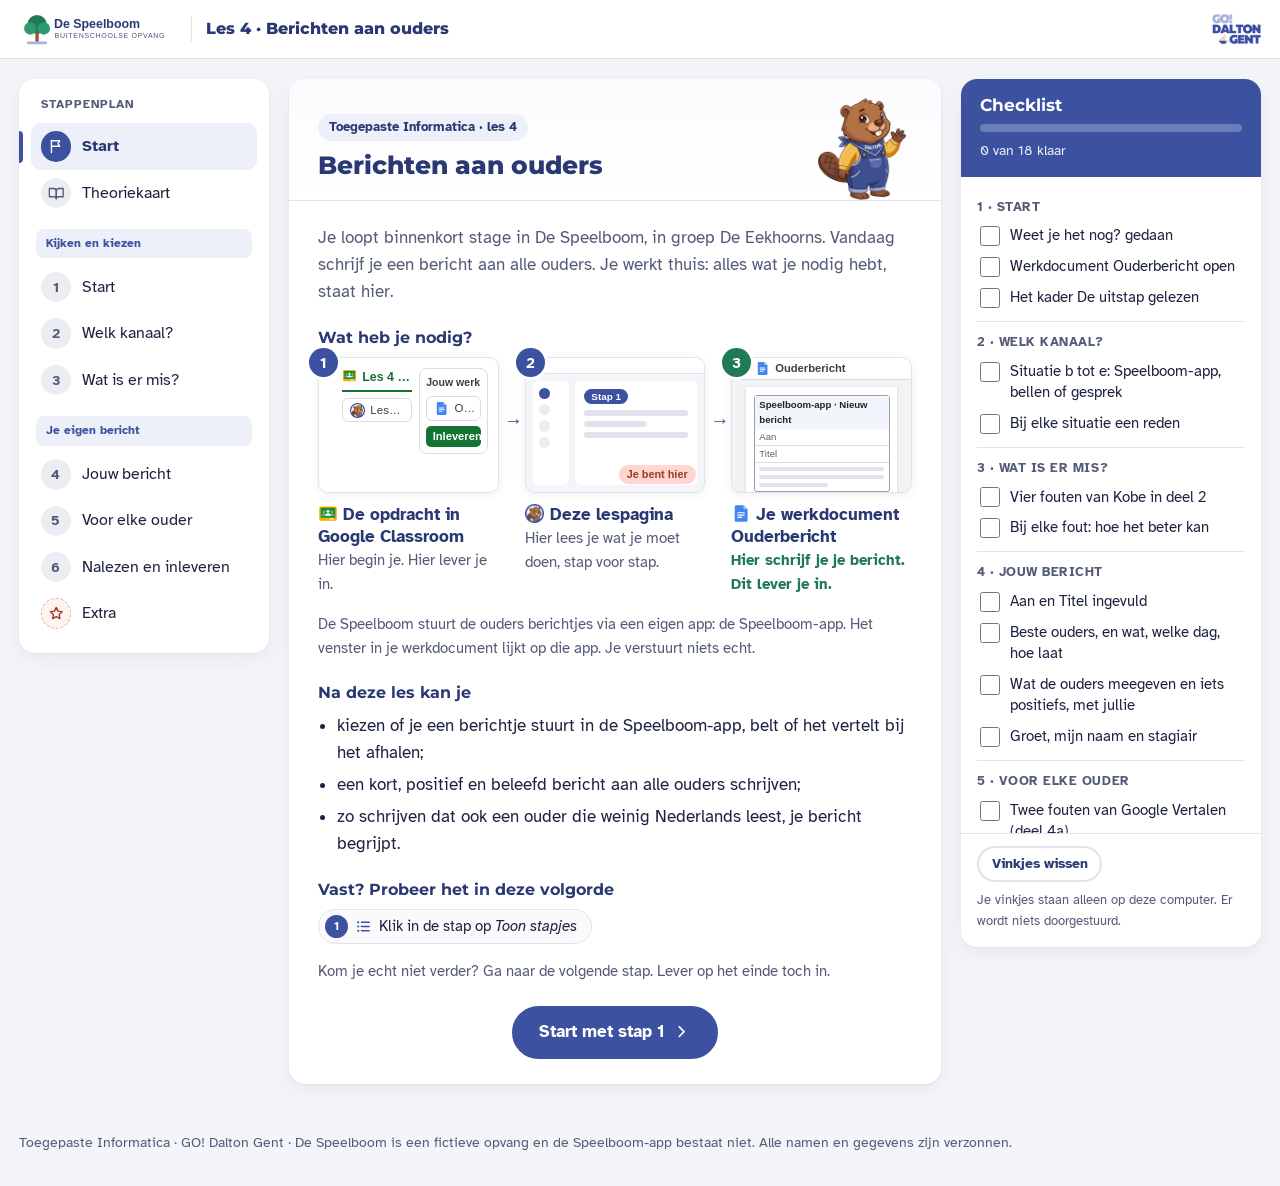
<file: index.html>
<!DOCTYPE html>
<html lang="nl-BE">
<head>
  <meta charset="UTF-8">
  <meta name="viewport" content="width=device-width, initial-scale=1">
  <meta name="toestel" content="chromebook">
  <meta name="afstandsles" content="ja">
  <title>Lespagina · Les 4 · Berichten aan ouders · De Speelboom</title>
  <link rel="icon" href="assets/logos/lespagina-icon.png" type="image/png">
  <link rel="stylesheet" href="css/style.css">
</head>
<body data-storage="speelboom_ouderbericht_v1_" data-modus-start="kort" data-laatste-stap="6" data-ai-hulp="uit">

<!-- Pictogrammen: eenvoudige lijntekeningen, eigen werk. Gebruik: een svg met class "ic" en daarin use met href naar het symbool. -->
<svg xmlns="http://www.w3.org/2000/svg" style="display:none">
  <symbol id="i-flag" viewBox="0 0 24 24"><path d="M5 21V4"/><path d="M5 4h12l-2.5 4 2.5 4H5"/></symbol>
  <symbol id="i-book" viewBox="0 0 24 24"><path d="M2 5h6a4 4 0 0 1 4 4v11a3 3 0 0 0-3-3H2z"/><path d="M22 5h-6a4 4 0 0 0-4 4v11a3 3 0 0 1 3-3h7z"/></symbol>
  <symbol id="i-check" viewBox="0 0 24 24"><path d="M5 12.5l4.5 4.5L19 7.5"/></symbol>
  <symbol id="i-check-circle" viewBox="0 0 24 24"><circle cx="12" cy="12" r="9"/><path d="M8 12.5l2.7 2.7L16 10"/></symbol>
  <symbol id="i-list" viewBox="0 0 24 24"><path d="M9 6h11M9 12h11M9 18h11"/><path d="M4.5 6h.01M4.5 12h.01M4.5 18h.01" stroke-width="3"/></symbol>
  <symbol id="i-bulb" viewBox="0 0 24 24"><path d="M9 18h6M10 21h4"/><path d="M12 3a6 6 0 0 0-4 10.5c.7.7 1 1.5 1 2.5h6c0-1 .3-1.8 1-2.5A6 6 0 0 0 12 3z"/></symbol>
  <symbol id="i-alert" viewBox="0 0 24 24"><path d="M12 3.5l9.5 17h-19z"/><path d="M12 10v4.5M12 17.5h.01"/></symbol>
  <symbol id="i-help" viewBox="0 0 24 24"><circle cx="12" cy="12" r="9"/><path d="M9.6 9.3a2.5 2.5 0 1 1 3.4 2.5c-.6.3-1 .8-1 1.5v.4M12 17h.01"/></symbol>
  <symbol id="i-info" viewBox="0 0 24 24"><circle cx="12" cy="12" r="9"/><path d="M12 11v5.5M12 7.6h.01"/></symbol>
  <symbol id="i-doc" viewBox="0 0 24 24"><path d="M6 3h8l4 4v14H6z"/><path d="M14 3v4h4M9 12h6M9 16h6"/></symbol>
  <symbol id="i-pen" viewBox="0 0 24 24"><path d="M4 20h4L19 9l-4-4L4 16z"/><path d="M13 7l4 4"/></symbol>
  <symbol id="i-users" viewBox="0 0 24 24"><circle cx="9" cy="8" r="3.5"/><path d="M2.5 20a6.5 6.5 0 0 1 13 0"/><circle cx="17" cy="9" r="2.5"/><path d="M16.5 14.2a5 5 0 0 1 5 5"/></symbol>
  <symbol id="i-send" viewBox="0 0 24 24"><path d="M12 15V3M7 8l5-5 5 5"/><path d="M4 14v6h16v-6"/></symbol>
  <symbol id="i-star" viewBox="0 0 24 24"><path d="M12 3.5l2.6 5.4 5.9.8-4.3 4.1 1 5.9L12 16.9l-5.2 2.8 1-5.9-4.3-4.1 5.9-.8z"/></symbol>
  <symbol id="i-chat" viewBox="0 0 24 24"><path d="M4 5h16v11H9l-5 4z"/></symbol>
  <symbol id="i-mail" viewBox="0 0 24 24"><rect x="3" y="5" width="18" height="14" rx="2"/><path d="M3.5 7l8.5 6 8.5-6"/></symbol>
  <symbol id="i-link" viewBox="0 0 24 24"><path d="M10 14a4 4 0 0 0 5.7 0l3-3a4 4 0 0 0-5.7-5.7l-1 1"/><path d="M14 10a4 4 0 0 0-5.7 0l-3 3a4 4 0 0 0 5.7 5.7l1-1"/></symbol>
  <symbol id="i-spark" viewBox="0 0 24 24"><path d="M11 3l1.9 5.1L18 10l-5.1 1.9L11 17l-1.9-5.1L4 10l5.1-1.9z"/><path d="M18.5 14.5l.8 2.2 2.2.8-2.2.8-.8 2.2-.8-2.2-2.2-.8 2.2-.8z"/></symbol>
  <symbol id="i-hand" viewBox="0 0 24 24"><path d="M8 12V6a1.5 1.5 0 0 1 3 0v5"/><path d="M11 10.5V4.5a1.5 1.5 0 0 1 3 0v6"/><path d="M14 10.5V6a1.5 1.5 0 0 1 3 0v7.5"/><path d="M8 11.5l-1.5-1.5a1.6 1.6 0 0 0-2.3 2.3l3.6 4.2A6.5 6.5 0 0 0 17 13.5"/></symbol>
  <symbol id="i-left" viewBox="0 0 24 24"><path d="M15 6l-6 6 6 6"/></symbol>
  <symbol id="i-right" viewBox="0 0 24 24"><path d="M9 6l6 6-6 6"/></symbol>
  <symbol id="i-lock" viewBox="0 0 24 24"><rect x="5" y="11" width="14" height="10" rx="2"/><path d="M8 11V8a4 4 0 0 1 8 0v3"/></symbol>
</svg>

<div class="teacher-banner">Leraarweergave: de roze kaders tonen waar je een screenshot kan plaatsen. Leerlingen zien die kaders niet.</div>

<header class="topbar">
  <div class="topbar-inner">
    <a class="brand" href="index.html" title="Naar het begin van de les">
      <img src="assets/speelboom-logo.svg" alt="De Speelboom">
      <span class="brand-lesson">Les 4 · Berichten aan ouders</span>
    </a>
    <span class="topbar-spacer"></span>
    <img class="dalton-mark" src="assets/dalton-gent-logo.png" alt="GO! Dalton Gent">
  </div>
</header>

<div class="layout">

  <!-- ============ LINKS: de route ============ -->
  <nav class="route" aria-label="Stappenplan">
    <p class="route-title">Stappenplan</p>
    <button class="nav-btn" type="button" data-step="start"><span class="nav-num"><svg class="ic" aria-hidden="true"><use href="#i-flag"/></svg></span><span class="nav-lbl">Start</span></button>
    <button class="nav-btn" type="button" data-step="theorie"><span class="nav-num"><svg class="ic" aria-hidden="true"><use href="#i-book"/></svg></span><span class="nav-lbl">Theoriekaart</span></button>

    <p class="route-group">Kijken en kiezen</p>
    <button class="nav-btn" type="button" data-step="1"><span class="nav-num"><span class="nav-n">1</span><svg class="ic nav-check" aria-hidden="true"><use href="#i-check"/></svg></span><span class="nav-lbl">Start</span></button>
    <button class="nav-btn" type="button" data-step="2"><span class="nav-num"><span class="nav-n">2</span><svg class="ic nav-check" aria-hidden="true"><use href="#i-check"/></svg></span><span class="nav-lbl">Welk kanaal?</span></button>
    <button class="nav-btn" type="button" data-step="3"><span class="nav-num"><span class="nav-n">3</span><svg class="ic nav-check" aria-hidden="true"><use href="#i-check"/></svg></span><span class="nav-lbl">Wat is er mis?</span></button>

    <p class="route-group">Je eigen bericht</p>
    <button class="nav-btn" type="button" data-step="4"><span class="nav-num"><span class="nav-n">4</span><svg class="ic nav-check" aria-hidden="true"><use href="#i-check"/></svg></span><span class="nav-lbl">Jouw bericht</span></button>
    <button class="nav-btn" type="button" data-step="5"><span class="nav-num"><span class="nav-n">5</span><svg class="ic nav-check" aria-hidden="true"><use href="#i-check"/></svg></span><span class="nav-lbl">Voor elke ouder</span></button>
    <button class="nav-btn" type="button" data-step="6"><span class="nav-num"><span class="nav-n">6</span><svg class="ic nav-check" aria-hidden="true"><use href="#i-check"/></svg></span><span class="nav-lbl">Nalezen en inleveren</span></button>
    <button class="nav-btn extra" type="button" data-step="extra"><span class="nav-num"><svg class="ic" aria-hidden="true"><use href="#i-star"/></svg></span><span class="nav-lbl">Extra</span></button>
  </nav>

  <!-- ============ MIDDEN: één stap tegelijk ============ -->
  <main id="main">

    <section class="pane" id="pane-start" aria-labelledby="h-start">
      <article class="card">
        <header class="card-head met-mascotte">
          <div>
            <div class="tags"><span class="tag tag-where">Toegepaste Informatica · les 4</span></div>
            <h1 id="h-start">Berichten aan ouders</h1>
          </div>
          <img class="mascotte-kop" src="assets/mascotte/dalton_welkom.webp" alt="" width="120" height="120">
        </header>
        <div class="card-body">
          <p class="intro">Je loopt binnenkort stage in De Speelboom, in groep De Eekhoorns. Vandaag schrijf je een bericht aan alle ouders. Je werkt thuis: alles wat je nodig hebt, staat hier.</p>

          <h2 class="sec">Wat heb je nodig?</h2>
          <ol class="nodig">
            <li class="nodig-item">
              <div class="mock mock-opdracht" aria-hidden="true">
                <div class="mo-midden">
                  <div class="mo-titel"><img class="logo" src="assets/logos/classroom.svg" alt="">Les 4 — Berichten aan ouders</div>
                  <div class="mo-chip"><img class="logo" src="assets/logos/lespagina.webp" alt=""><span>Lespagina</span></div>
                  <div class="mo-chip ai-hulp"><svg class="ic" aria-hidden="true"><use href="#i-spark"/></svg><span>AI-hulp</span></div>
                </div>
                <div class="mo-werk">
                  <div class="mo-werk-kop">Jouw werk</div>
                  <div class="mo-chip"><img class="logo" src="assets/logos/docs.svg" alt=""><span>Ouderbericht</span></div>
                  <div class="mo-knop">Inleveren</div>
                </div>
              </div>
              <p class="nodig-naam"><img class="logo" src="assets/logos/classroom.svg" alt="">De opdracht in Google Classroom</p>
              <p class="nodig-uitleg">Hier begin je. Hier lever je in.</p>
            </li>
            <li class="nodig-item">
              <div class="mock mock-lespagina" aria-hidden="true">
                <div class="ml-balk"></div>
                <div class="ml-midden">
                  <div class="ml-route"><span></span><span></span><span></span><span></span></div>
                  <div class="ml-stap"><span class="ml-tag">Stap 1</span><span class="ml-lijn"></span><span class="ml-lijn kort"></span><span class="ml-lijn"></span></div>
                </div>
                <div class="ml-hier">Je bent hier</div>
              </div>
              <p class="nodig-naam"><img class="logo" src="assets/logos/lespagina.webp" alt="">Deze lespagina</p>
              <p class="nodig-uitleg">Hier lees je wat je moet doen, stap voor stap.</p>
            </li>
            <li class="nodig-item inleveren">
              <div class="mock mock-werkdocument" aria-hidden="true">
                <div class="mw-balk"><img class="logo" src="assets/logos/docs.svg" alt="">Ouderbericht</div>
                <div class="mw-blad">
                  <div class="mw-venster">
                    <div class="mw-kop">Speelboom-app · Nieuw bericht</div>
                    <div class="mw-veld">Aan</div>
                    <div class="mw-veld">Titel</div>
                    <div class="mw-tekst"><span></span><span></span><span class="kort"></span></div>
                  </div>
                </div>
              </div>
              <p class="nodig-naam"><img class="logo" src="assets/logos/docs.svg" alt="">Je werkdocument Ouderbericht</p>
              <p class="nodig-uitleg">Hier schrijf je je bericht. Dit lever je in.</p>
            </li>
          </ol>
          <p class="nodig-noot">De Speelboom stuurt de ouders berichtjes via een eigen app: de Speelboom-app. Het venster in je werkdocument lijkt op die app. Je verstuurt niets echt.</p>

          <h2 class="sec">Na deze les kan je</h2>
          <ul class="doelen">
            <li>kiezen of je een berichtje stuurt in de Speelboom-app, belt of het vertelt bij het afhalen;</li>
            <li>een kort, positief en beleefd bericht aan alle ouders schrijven;</li>
            <li>zo schrijven dat ook een ouder die weinig Nederlands leest, je bericht begrijpt.</li>
          </ul>

          <h2 class="sec">Vast? Probeer het in deze volgorde</h2>
          <ol class="vast">
            <li><svg class="ic" aria-hidden="true"><use href="#i-list"/></svg><span>Klik in de stap op <em>Toon stapjes</em></span></li>
            <li class="ai-hulp"><svg class="ic" aria-hidden="true"><use href="#i-spark"/></svg><span>AI-hulp in de opdracht</span></li>
          </ol>
          <p class="nodig-noot">Kom je echt niet verder? Ga naar de volgende stap. Lever op het einde toch in.</p>

          <p class="start-cta"><button class="btn btn-primary" type="button" data-goto="1">Start met stap 1 <svg class="ic" aria-hidden="true"><use href="#i-right"/></svg></button></p>
        </div>
      </article>
    </section>

    <section class="pane" id="pane-theorie" aria-labelledby="h-theorie">
      <article class="card">
        <header class="card-head">
          <div class="tags"><span class="tag tag-where">Spiekbriefje</span></div>
          <h2 id="h-theorie">Theoriekaart</h2>
        </header>
        <div class="card-body">
          <p class="intro">Alles op één plek. Kom hier terug als je iets niet meer weet.</p>
          <div class="t-grid">
            <section class="t-card">
              <h3><svg class="ic" aria-hidden="true"><use href="#i-chat"/></svg>Welk kanaal?</h3>
              <table class="t-rows">
                <tr><th>Speelboom-app</th><td>een berichtje: praktisch nieuws voor alle ouders, of een korte vraag van een ouder</td></tr>
                <tr><th>Bellen</th><td>de ouder moet meteen iets doen of beslissen</td></tr>
                <tr><th>Gesprek</th><td>moeilijk of gevoelig nieuws, bij het afhalen</td></tr>
              </table>
              <p class="t-os">Je gebruikt het kanaal van De Speelboom, <strong>niet je eigen gsm</strong> of WhatsApp.</p>
            </section>
            <section class="t-card">
              <h3><svg class="ic" aria-hidden="true"><use href="#i-pen"/></svg>Kort, positief, beleefd</h3>
              <ul>
                <li>Begin met het belangrijkste: <strong>wat</strong>, welke <strong>dag</strong> en hoe <strong>laat</strong>.</li>
                <li>Zeg wat de ouders meegeven of doen.</li>
                <li>Vertel wat leuk wordt, niet wat misgaat.</li>
                <li><em>Beste ouders,</em> een groet, je naam en <em>stagiair</em>.</li>
              </ul>
            </section>
            <section class="t-card">
              <h3><svg class="ic" aria-hidden="true"><use href="#i-users"/></svg><em>Jullie</em> of <em>u</em>?</h3>
              <ul>
                <li>Alle ouders van een groep: <strong>jullie</strong>. Eén ouder: <strong>je</strong>.</li>
                <li>Meng ze nooit met <em>u</em> in hetzelfde bericht.</li>
                <li>Iemand die je niet kent, zoals je mentor in les 3: <strong>u</strong>.</li>
              </ul>
            </section>
            <section class="t-card">
              <h3><svg class="ic" aria-hidden="true"><use href="#i-alert"/></svg>Hoofdletters, uitroeptekens en emoji's</h3>
              <ul>
                <li>In een bericht zie je geen gezicht en hoor je geen stem.</li>
                <li>HOOFDLETTERS lezen als <strong>roepen</strong>.</li>
                <li>Veel uitroeptekens maken een bericht luid of boos.</li>
                <li>Een emoji kan anders overkomen dan je bedoelt. Zeg het in woorden.</li>
              </ul>
            </section>
            <section class="t-card">
              <h3><svg class="ic" aria-hidden="true"><use href="#i-users"/></svg>Andere kinderen? Niet in een groepsbericht</h3>
              <ul>
                <li>Zet geen namen of nieuws over andere kinderen in een bericht aan alle ouders.</li>
                <li>Over één kind praat je met de ouders van dat kind.</li>
              </ul>
            </section>
            <section class="t-card">
              <h3><svg class="ic" aria-hidden="true"><use href="#i-doc"/></svg>Eenvoudige taal</h3>
              <ul>
                <li>Korte woorden en korte zinnen. Begin met het belangrijkste.</li>
                <li>Geen dialect, beeldspraak of afkortingen.</li>
                <li>Het uur in cijfers: <em>16.30 uur</em>, niet <em>half vijf</em>.</li>
              </ul>
            </section>
            <section class="t-card">
              <h3><svg class="ic" aria-hidden="true"><use href="#i-link"/></svg>Een vertaalapp: kijk na</h3>
              <ul>
                <li>Een vertaalapp helpt bij korte, praktische berichten.</li>
                <li>Hij vertaalt soms fout. Laat de vertaling terugvertalen, of vraag of de ouder het begreep.</li>
                <li>Typ geen namen of persoonlijke gegevens in een vertaalapp.</li>
                <li>Moeilijk nieuws? Dan praat je met de ouder.</li>
              </ul>
            </section>
            <section class="t-card">
              <h3><svg class="ic" aria-hidden="true"><use href="#i-star"/></svg>Pictogrammen</h3>
              <ul>
                <li>Een pictogram is een klein, duidelijk beeld voor één ding: een klok voor het uur.</li>
                <li>Ze helpen bij concrete dingen: een datum, een uur, een plaats, een voorwerp.</li>
                <li>Ze vervangen de tekst niet.</li>
              </ul>
            </section>
            <section class="t-card ai-hulp">
              <h3><svg class="ic" aria-hidden="true"><use href="#i-spark"/></svg>Slim met de AI-hulp</h3>
              <ol class="t-delen">
                <li>Typ geen namen of persoonlijke gegevens.</li>
                <li>De AI-hulp kent alleen deze les.</li>
                <li>Controleer het antwoord: klik op het nummertje, of kijk in de stap.</li>
              </ol>
            </section>
            <section class="t-card wide">
              <h3><svg class="ic" aria-hidden="true"><use href="#i-chat"/></svg>Woorden</h3>
              <table class="t-rows">
                <tr><th>kanaal</th><td>de weg waarlangs je bericht gaat: een berichtje in de Speelboom-app, de telefoon, een gesprek</td></tr>
                <tr><th>register</th><td>hoe formeel je schrijft: <em>u</em> of <em>je</em>, je woorden, je zinnen</td></tr>
                <tr><th>non-verbaal</th><td>wat je zegt zonder woorden. In een bericht: hoofdletters, uitroeptekens, emoji's</td></tr>
                <tr><th>stagiair</th><td>wie stage loopt en leert op de werkplek</td></tr>
                <tr><th>eenvoudige taal</th><td>korte woorden en heel korte zinnen, alleen wat de lezer nodig heeft</td></tr>
                <tr><th>terugvertaling</th><td>een vertaling die je opnieuw laat vertalen naar het Nederlands, om te zien of de boodschap klopt</td></tr>
                <tr><th>pictogram</th><td>een klein, duidelijk beeld voor één ding</td></tr>
              </table>
            </section>
            <section class="t-card wide warn">
              <h3><svg class="ic" aria-hidden="true"><use href="#i-alert"/></svg>Veelgemaakte fouten</h3>
              <ul>
                <li>Een ziek kind of een ruzie melden met een berichtje in de Speelboom-app in plaats van te bellen of te praten.</li>
                <li>Een ander kind bij naam in een bericht aan alle ouders.</li>
                <li>Geen dag of geen uur, of <em>half vijf</em> in plaats van <em>16.30 uur</em>.</li>
                <li><em>u</em>, <em>je</em> en <em>jullie</em> door elkaar; chattaal of dialect.</li>
                <li>Hoofdletters, veel uitroeptekens of een lachende emoji.</li>
                <li>Een negatieve zin zoals <em>anders worden de kleren vuil</em>.</li>
                <li>Geen naam onder het bericht, of niet gezegd dat je stagiair bent.</li>
              </ul>
              <p class="t-os">Alle namen in deze les zijn verzonnen. De Speelboom-app bestaat niet.</p>
            </section>
          </div>
        </div>
      </article>
    </section>

    <section class="pane" id="pane-1" aria-labelledby="h-1">
      <article class="card">
        <header class="card-head"><div class="tags"><span class="tag tag-step">Stap 1</span><span class="tag tag-where"><img class="logo" src="assets/logos/docs.svg" alt=""> Werkdocument</span></div><h2 id="h-1">Start</h2></header>
        <div class="card-body">
          <p class="intro">Je test eerst wat je nog weet van les 3. Dan zet je je werkdocument klaar. Daarin schrijf je vandaag alles.</p>
<div class="todo-box"><div class="todo-head"><h3><svg class="ic" aria-hidden="true"><use href="#i-list"/></svg> Wat moet je doen?</h3></div><ol class="doe"><li><span class="doe-tekst">Beantwoord de drie vragen van <strong>Weet je het nog?</strong> hieronder.</span></li><li><details class="stapjes" open><summary><span class="doe-tekst">Open je werkdocument <strong>Ouderbericht</strong>.</span><span class="stapjes-knop" aria-hidden="true"></span></summary><ol class="klein"><li><p>Kijk in je opdracht in Google Classroom rechts, bij <strong>Jouw werk</strong>.</p><div class="mock mock-opdracht mini-mock" role="img" aria-label="Tekening van de opdracht in Google Classroom. Rechts het vak Jouw werk, in een rood kader."><div class="mo-midden"><div class="mo-titel"><img class="logo" src="assets/logos/classroom.svg" alt="">Les 4 — Berichten aan ouders</div><div class="mo-chip"><img class="logo" src="assets/logos/lespagina.webp" alt=""><span>Lespagina</span></div><div class="mo-chip ai-hulp"><svg class="ic" aria-hidden="true"><use href="#i-spark"/></svg><span>AI-hulp</span></div></div><div class="mo-werk wijs"><div class="mo-werk-kop">Jouw werk</div><div class="mo-chip"><img class="logo" src="assets/logos/docs.svg" alt=""><span>Ouderbericht</span></div><div class="mo-knop">Inleveren</div></div></div></li><li><p>Klik op <strong>Ouderbericht</strong>. Jouw naam staat in de titel.</p><div class="mock mock-opdracht mini-mock" role="img" aria-label="Tekening van de opdracht. Bij Jouw werk staat Ouderbericht in een rood kader."><div class="mo-midden"><div class="mo-titel"><img class="logo" src="assets/logos/classroom.svg" alt="">Les 4 — Berichten aan ouders</div><div class="mo-chip"><img class="logo" src="assets/logos/lespagina.webp" alt=""><span>Lespagina</span></div><div class="mo-chip ai-hulp"><svg class="ic" aria-hidden="true"><use href="#i-spark"/></svg><span>AI-hulp</span></div></div><div class="mo-werk"><div class="mo-werk-kop">Jouw werk</div><div class="mo-chip wijs"><img class="logo" src="assets/logos/docs.svg" alt=""><span>Ouderbericht</span></div><div class="mo-knop">Inleveren</div></div></div></li><li><p>Je werkdocument opent in een nieuw tabblad. Klik bovenaan op een tabblad om te wisselen.</p><div class="teken-tabs" role="img" aria-label="Tekening van de tabbladen bovenaan in Chrome: Google Classroom, Lespagina · Les 4 en Ouderbericht. Ouderbericht staat in een rood kader."><span class="tt-tab"><img class="logo" src="assets/logos/classroom.svg" alt="">Google Classroom</span><span class="tt-tab"><img class="logo" src="assets/logos/lespagina.webp" alt="">Lespagina · Les 4</span><span class="tt-tab actief wijs"><img class="logo" src="assets/logos/docs.svg" alt="">Ouderbericht</span></div></li></ol></details></li><li><details class="stapjes" open><summary><span class="doe-tekst">Zoek in het kader <strong>De uitstap</strong>: waar gaan De Eekhoorns naartoe, en wanneer?</span><span class="stapjes-knop" aria-hidden="true"></span></summary><ol class="klein"><li><p>Scroll naar het kader <em>De uitstap</em>. Zoek <em>Wat</em> en <em>Wanneer</em>.</p><img class="mini" src="assets/stapjes/s1-de-uitstap.png" alt="Het kader De uitstap. De regels Wat en Wanneer staan in een rood kader." loading="lazy"></li></ol></details></li></ol></div>
          <div class="tip"><svg class="ic" aria-hidden="true"><use href="#i-bulb"/></svg><p><strong>Is de lespagina weg?</strong> Klik bovenaan in Chrome op het tabblad <em>Lespagina · Les 4</em>.</p></div>
          <h3 class="sec">Weet je het nog?</h3>
          <div class="quiz">
            <div class="quiz-q" data-ok="Juist. Je kent haar nog niet: dus mevrouw en haar familienaam, met een komma." data-nok="Nog niet. Je mentor ken je nog niet. Dan schrijf je niet haar voornaam, maar mevrouw en haar familienaam.">
              <p>1. Je mailt je mentor voor het eerst. Hoe begin je?</p>
              <div class="opts"><button type="button">Hey Lien!</button><button type="button" data-right>Beste mevrouw Verhoeven,</button><button type="button">Beste,</button></div>
              <p class="feedback" role="status"></p>
            </div>
            <div class="quiz-q" data-ok="Juist. In Bcc ziet niemand de adressen van de anderen." data-nok="Nog niet. In Aan en Cc ziet iedereen elkaars adres. Welk vakje verbergt de adressen?">
              <p>2. Je mailt alle ouders van je groep. Waar zet je hun adressen?</p>
              <div class="opts"><button type="button">In Aan</button><button type="button">In Cc</button><button type="button" data-right>In Bcc</button></div>
              <p class="feedback" role="status"></p>
            </div>
            <div class="quiz-q" data-ok="Juist. Je klikt in de opdracht, rechts bij Jouw werk, op Inleveren. Je werkdocument gaat vanzelf mee." data-nok="Nog niet. In de lespagina kan je niets inleveren, en je hoeft niets te mailen. Je klikt in de opdracht op Inleveren.">
              <p>3. Je bent klaar. Waar lever je in?</p>
              <div class="opts"><button type="button">In de lespagina</button><button type="button" data-right>In de opdracht: klik op Inleveren</button><button type="button">Je mailt het werkdocument naar je leraar</button></div>
              <p class="feedback" role="status"></p>
            </div>
          </div>
        </div>
        <footer class="card-nav"><button class="btn" type="button" data-goto="start"><svg class="ic" aria-hidden="true"><use href="#i-left"/></svg> Start</button><button class="btn btn-primary" type="button" data-goto="2">Stap 2 <svg class="ic" aria-hidden="true"><use href="#i-right"/></svg></button></footer>
      </article>
    </section>

    <section class="pane" id="pane-2" aria-labelledby="h-2">
      <article class="card">
        <header class="card-head"><div class="tags"><span class="tag tag-step">Stap 2</span><span class="tag tag-where"><img class="logo" src="assets/logos/docs.svg" alt=""> Werkdocument, deel 1</span></div><h2 id="h-2">Welk kanaal?</h2></header>
        <div class="card-body">
          <p class="intro">Een berichtje in de Speelboom-app is niet altijd de beste weg. Je kiest het kanaal volgens wat de ouder moet doen.</p>
<div class="todo-box"><div class="todo-head"><h3><svg class="ic" aria-hidden="true"><use href="#i-list"/></svg> Wat moet je doen?</h3></div><ol class="doe"><li><details class="stapjes" open><summary><span class="doe-tekst">Bekijk <strong>deel 1</strong> van je werkdocument. Rij a is al ingevuld.</span><span class="stapjes-knop" aria-hidden="true"></span></summary><ol class="klein"><li><p>Scroll naar <strong>Deel 1</strong>. Rij a staat al ingevuld: zo kies je.</p><img class="mini" src="assets/stapjes/s2-deel1.png" alt="Deel 1 in het werkdocument. Rij a, al ingevuld, staat in een rood kader." loading="lazy"></li></ol></details></li><li><details class="stapjes" open><summary><span class="doe-tekst">Kies bij situatie b tot e: <strong>Speelboom-app</strong>, <strong>bellen</strong> of <strong>gesprek</strong>.</span><span class="stapjes-knop" aria-hidden="true"></span></summary><ol class="klein"><li><p>Lees situatie b. Zoek: moet de ouder meteen iets doen? Klik in het vak onder <em>Speelboom-app, bellen of gesprek?</em> en typ je keuze.</p><img class="mini" src="assets/stapjes/s2-kanaal-b.png" alt="Deel 1: het lege vak in rij b onder Speelboom-app, bellen of gesprek?, in een rood kader." loading="lazy"></li><li><p>Klik in het vak onder <em>Waarom?</em> en typ waarom.</p><img class="mini" src="assets/stapjes/s2-waarom-b.png" alt="Deel 1: het lege vak in rij b onder Waarom?, in een rood kader." loading="lazy"></li><li><p>Doe hetzelfde voor situatie c, d en e.<span class="sub">Bij e: kijk op het kaartje hieronder wat je met je eigen gsm doet.</span></p></li></ol></details></li></ol></div>
          <div class="tip"><svg class="ic" aria-hidden="true"><use href="#i-bulb"/></svg><p><strong>Twijfel je tussen bellen en gesprek?</strong> Moet de ouder meteen iets doen of beslissen? Dan bel je. Is het moeilijk nieuws? Dan praat je met de ouder.</p></div>
          <div class="ccb kanaal">
            <div class="ccb-vak"><span class="ccb-naam">Speelboom-app</span><span>Een berichtje: praktisch nieuws voor alle ouders, of een korte vraag van een ouder.</span></div>
            <div class="ccb-vak"><span class="ccb-naam">Bellen</span><span>De ouder moet meteen iets doen of beslissen.</span></div>
            <div class="ccb-vak"><span class="ccb-naam">Gesprek</span><span>Moeilijk of gevoelig nieuws. Bij het afhalen.</span></div>
          </div>
          <p class="nodig-noot">Je geeft je eigen gsm-nummer niet. Je gebruikt het kanaal van De Speelboom, niet WhatsApp. Voorbeeld, rij a: alle ouders moeten laarzen meegeven. Dat is <strong>Speelboom-app</strong>: je stuurt een berichtje, want het is praktisch nieuws voor alle ouders.</p>
        </div>
        <footer class="card-nav"><button class="btn" type="button" data-goto="1"><svg class="ic" aria-hidden="true"><use href="#i-left"/></svg> Stap 1</button><button class="btn btn-primary" type="button" data-goto="3">Stap 3 <svg class="ic" aria-hidden="true"><use href="#i-right"/></svg></button></footer>
      </article>
    </section>

    <section class="pane" id="pane-3" aria-labelledby="h-3">
      <article class="card">
        <header class="card-head"><div class="tags"><span class="tag tag-step">Stap 3</span><span class="tag tag-where"><img class="logo" src="assets/logos/docs.svg" alt=""> Werkdocument, deel 2</span></div><h2 id="h-3">Wat is er mis?</h2></header>
        <div class="card-body">
          <p class="intro">Kobe is ook stagiair. Hij schreef dit bericht aan alle ouders van De Eekhoorns. Wat zullen de ouders denken?</p>
<div class="todo-box"><div class="todo-head"><h3><svg class="ic" aria-hidden="true"><use href="#i-list"/></svg> Wat moet je doen?</h3></div><ol class="doe"><li><span class="doe-tekst">Zoek in het bericht van Kobe hieronder <strong>vier dingen</strong> die bij een ouder verkeerd overkomen.<span class="sub">Kijk naar de letters, de tekens, de woorden, wat ontbreekt en wie er bij naam staat.</span></span></li><li><details class="stapjes" open><summary><span class="doe-tekst">Bekijk <strong>deel 2</strong> van je werkdocument.</span><span class="stapjes-knop" aria-hidden="true"></span></summary><ol class="klein"><li><p>Scroll naar <strong>Deel 2</strong>. Fout 1 staat er al: zo doe je het.</p><img class="mini" src="assets/stapjes/s3-deel2.png" alt="Deel 2 in het werkdocument. Rij 1 met de eerste fout staat in een rood kader." loading="lazy"></li></ol></details></li><li><details class="stapjes" open><summary><span class="doe-tekst">Schrijf nog <strong>vier</strong> fouten op, met hoe het beter kan.</span><span class="stapjes-knop" aria-hidden="true"></span></summary><ol class="klein"><li><p>Klik in rij 2, onder <em>Wat is er mis?</em>. Schrijf een fout van Kobe.</p><img class="mini" src="assets/stapjes/s3-rij2-fout.png" alt="Deel 2: het lege vak in rij 2 onder Wat is er mis?, in een rood kader." loading="lazy"></li><li><p>Schrijf ernaast, onder <em>Hoe kan het beter?</em>, hoe het beter kan.</p><img class="mini" src="assets/stapjes/s3-rij2-beter.png" alt="Deel 2: het lege vak in rij 2 onder Hoe kan het beter?, in een rood kader." loading="lazy"></li><li><p>Doe hetzelfde in rij 3, 4 en 5.</p></li></ol></details></li></ol></div>
          <div class="tip"><svg class="ic" aria-hidden="true"><use href="#i-bulb"/></svg><p><strong>Vind je geen fout meer?</strong> Weten de ouders waarover het gaat, welke woensdag het is en hoe laat? Weten ze wie het stuurt? En wie staat er bij naam?</p></div>
          <div class="app" role="group" aria-label="Het bericht van Kobe in de Speelboom-app"><div class="app-kop">Speelboom-app · Nieuw bericht</div><div class="app-veld"><span class="app-lbl">Aan</span><span>Alle ouders van De Eekhoorns</span></div><div class="app-veld"><span class="app-lbl">Titel</span><span><span class="app-leeg">(leeg)</span></span></div><div class="app-tekst"><p>HEY ALLEMAAL!!! woensdag trekken we de bossen in, dus botten aan anders zijn de kleren vuil en da is nie onze schuld he 😂 Amai, da wordt plezant! Tegen half vijf mogen jullie de kapoenen komen oppikken. Lina en Daan waren vandaag weer superdruk trouwens</p></div></div>
        </div>
        <footer class="card-nav"><button class="btn" type="button" data-goto="2"><svg class="ic" aria-hidden="true"><use href="#i-left"/></svg> Stap 2</button><button class="btn btn-primary" type="button" data-goto="4">Stap 4 <svg class="ic" aria-hidden="true"><use href="#i-right"/></svg></button></footer>
      </article>
    </section>

    <section class="pane" id="pane-4" aria-labelledby="h-4">
      <article class="card">
        <header class="card-head"><div class="tags"><span class="tag tag-step">Stap 4</span><span class="tag tag-where"><img class="logo" src="assets/logos/docs.svg" alt=""> Werkdocument, deel 3</span></div><h2 id="h-4">Jouw bericht</h2></header>
        <div class="card-body">
          <p class="intro">Lien vraagt jou het bericht over de uitstap te schrijven. Eerst zie je hoe zij een bericht over een andere dag schreef.</p>
<div class="todo-box"><div class="todo-head"><h3><svg class="ic" aria-hidden="true"><use href="#i-list"/></svg> Wat moet je doen?</h3></div><ol class="doe"><li><span class="doe-tekst">Zoek in het bericht van Lien hieronder de <strong>vijf delen</strong>. Elk deel heeft een nummer.</span></li><li><details class="stapjes" open><summary><span class="doe-tekst">Typ in <strong>deel 3</strong> bij <strong>Aan</strong> en <strong>Titel</strong>.</span><span class="stapjes-knop" aria-hidden="true"></span></summary><ol class="klein"><li><p>Scroll naar <strong>Deel 3</strong>. Daar staat een venster zoals de Speelboom-app.</p><img class="mini" src="assets/stapjes/s4-venster.png" alt="Het venster Speelboom-app, Nieuw bericht, in deel 3, met de vakken Aan en Titel." loading="lazy"></li><li><p>Klik in het vak naast <strong>Aan</strong>. Typ voor wie het bericht is: alle ouders van je groep.</p><img class="mini" src="assets/stapjes/s4-aan.png" alt="Het venster Speelboom-app. Het vak Aan staat in een rood kader." loading="lazy"></li><li><p>Klik in het vak naast <strong>Titel</strong>. Typ in een paar woorden waarover het gaat.</p><img class="mini" src="assets/stapjes/s4-titel.png" alt="Het venster Speelboom-app. Het vak Titel staat in een rood kader." loading="lazy"></li></ol></details></li><li><details class="stapjes" open><summary><span class="doe-tekst">Schrijf <strong>① aanspreking</strong> en <strong>② wat en wanneer</strong>, met de gegevens uit het kader <em>De uitstap</em>.</span><span class="stapjes-knop" aria-hidden="true"></span></summary><ol class="klein"><li><p>Klik naast <em>① aanspreking</em>. Typ: <strong>Beste ouders,</strong></p><img class="mini" src="assets/stapjes/s4-aanspreking.png" alt="Het bericht in het venster. De regel ① aanspreking staat in een rood kader." loading="lazy"></li><li><p>Klik naast <em>② wat en wanneer</em>. Schrijf wat jullie doen, welke dag en hoe laat.<span class="sub">Gebruik de gegevens in het kader <em>De uitstap</em>. Het uur in cijfers: <em>13.30 uur</em>, niet <em>half twee</em>.</span></p><img class="mini" src="assets/stapjes/s4-wat.png" alt="Het bericht in het venster. De regel ② wat en wanneer staat in een rood kader." loading="lazy"></li></ol></details></li><li><details class="stapjes" open><summary><span class="doe-tekst">Schrijf <strong>③ wat de ouders meegeven</strong> en <strong>④ iets positiefs</strong>.</span><span class="stapjes-knop" aria-hidden="true"></span></summary><ol class="klein"><li><p>Klik naast <em>③ wat geven de ouders mee?</em>. Zeg wat de kinderen meekrijgen.<span class="sub">Schrijf <em>jullie</em>, niet <em>je</em> en niet <em>u</em>.</span></p><img class="mini" src="assets/stapjes/s4-mee.png" alt="Het bericht in het venster. De regel ③ staat in een rood kader." loading="lazy"></li><li><p>Klik naast <em>④ iets positiefs</em>. Schrijf waar de kinderen naar uitkijken.<span class="sub">Zeg niet wat er misgaat of wiens schuld iets is.</span></p><img class="mini" src="assets/stapjes/s4-positief.png" alt="Het bericht in het venster. De regel ④ staat in een rood kader." loading="lazy"></li></ol></details></li><li><details class="stapjes" open><summary><span class="doe-tekst">Schrijf <strong>⑤ groet, je naam en wie je bent</strong>.</span><span class="stapjes-knop" aria-hidden="true"></span></summary><ol class="klein"><li><p>Klik naast <em>⑤</em>. Typ een groet, daaronder je voornaam en achternaam, en dat je stagiair bent in De Speelboom.</p><img class="mini" src="assets/stapjes/s4-groet.png" alt="Het bericht in het venster. De regel ⑤ staat in een rood kader." loading="lazy"></li></ol></details></li></ol></div>
          <div class="tip warn"><svg class="ic" aria-hidden="true"><use href="#i-alert"/></svg><p><strong>Schreef je <em>je</em>, <em>jij</em> of <em>u</em>?</strong> Verander het in <em>jullie</em>. Je schrijft aan alle ouders.</p></div>
          <div class="app" role="group" aria-label="Het bericht van Lien in de Speelboom-app, met vijf genummerde delen"><div class="app-kop">Speelboom-app · Nieuw bericht</div><div class="app-veld"><span class="app-lbl">Aan</span><span>Alle ouders van De Eekhoorns</span></div><div class="app-veld"><span class="app-lbl">Titel</span><span>Vrijdag 13 november: pyjamadag</span></div><div class="app-tekst"><p><span class="app-nr" aria-hidden="true">1</span>Beste ouders,</p><p><span class="app-nr" aria-hidden="true">2</span>Vrijdag 13 november is het pyjamadag in De Speelboom. Jullie kind mag in pyjama naar de opvang komen. Om 16.00 uur lezen we samen een verhaal.</p><p><span class="app-nr" aria-hidden="true">3</span>Geven jullie een knuffel mee?</p><p><span class="app-nr" aria-hidden="true">4</span>De kinderen kijken er al naar uit!</p><p><span class="app-nr" aria-hidden="true">5</span>Vriendelijke groeten,<br>Lien Verhoeven, begeleider in De Speelboom</p></div></div>
          <ol class="bouwplan">
            <li><span class="bp-naam">① aanspreking</span><span class="bp-tekst">Beste ouders,</span></li>
            <li><span class="bp-naam">② wat en wanneer</span><span class="bp-tekst">wat, welke dag en hoe laat (het uur in cijfers)</span></li>
            <li><span class="bp-naam">③ wat geven de ouders mee?</span><span class="bp-tekst">zeg het met <em>jullie</em></span></li>
            <li><span class="bp-naam">④ iets positiefs</span><span class="bp-tekst">wat de kinderen leuk vinden</span></li>
            <li><span class="bp-naam">⑤ groet, je naam en wie je bent</span><span class="bp-tekst">groet, voornaam en achternaam, <em>stagiair in De Speelboom</em></span></li>
          </ol>
        </div>
        <footer class="card-nav"><button class="btn" type="button" data-goto="3"><svg class="ic" aria-hidden="true"><use href="#i-left"/></svg> Stap 3</button><button class="btn btn-primary" type="button" data-goto="5">Stap 5 <svg class="ic" aria-hidden="true"><use href="#i-right"/></svg></button></footer>
      </article>
    </section>

    <section class="pane" id="pane-5" aria-labelledby="h-5">
      <article class="card">
        <header class="card-head"><div class="tags"><span class="tag tag-step">Stap 5</span><span class="tag tag-where"><img class="logo" src="assets/logos/docs.svg" alt=""> Werkdocument, deel 4</span></div><h2 id="h-5">Voor elke ouder</h2></header>
        <div class="card-body">
          <p class="intro">Ouders die weinig Nederlands lezen, gebruiken de vertaalknop van de Speelboom-app. Die werkt zoals Google Vertalen. Onderzoek met een zin van Kobe of dat altijd goed gaat.</p>
<div class="todo-box"><div class="todo-head"><h3><svg class="ic" aria-hidden="true"><use href="#i-list"/></svg> Wat moet je doen?</h3></div><ol class="doe"><li><details class="stapjes" open><summary><span class="doe-tekst">Lees het infokader <strong>Proef met Google Vertalen</strong> hieronder. Zoek <strong>twee fouten</strong> die Google Vertalen maakte.</span><span class="stapjes-knop" aria-hidden="true"></span></summary><ol class="klein"><li><p>Lees wat Kobe schreef.</p></li><li><p>Lees de Engelse zin.<span class="sub">Ken je een woord niet? Kijk in de woordenlijst onderaan het kader.</span></p></li><li><p>Lees de terugvertaling: het Turks, opnieuw naar het Nederlands. Staat er nog wat Kobe bedoelde?</p></li></ol></details></li><li><details class="stapjes" open><summary><span class="doe-tekst">Vul in <strong>deel 4</strong> de tabel van vraag <strong>a</strong> in.</span><span class="stapjes-knop" aria-hidden="true"></span></summary><ol class="klein"><li><p>Scroll naar <strong>Deel 4</strong>. Klik in rij 1, onder <em>Kobe schreef</em>. Typ het woord van Kobe dat fout vertaald werd.</p><img class="mini" src="assets/stapjes/s5-deel4.png" alt="Deel 4, vraag a: het lege vak in rij 1 onder Kobe schreef, in een rood kader." loading="lazy"></li><li><p>Klik ernaast, onder <em>Google Vertalen maakte ervan</em>. Typ wat er in de vertaling staat.</p><img class="mini" src="assets/stapjes/s5-vertaling.png" alt="Deel 4, vraag a: het lege vak in rij 1 onder Google Vertalen maakte ervan, in een rood kader." loading="lazy"></li><li><p>Doe hetzelfde voor de tweede fout, in rij 2.</p></li></ol></details></li><li><details class="stapjes" open><summary><span class="doe-tekst">Schrijf in <strong>b</strong> de zin van Kobe opnieuw, zodat Google Vertalen geen fouten meer maakt.</span><span class="stapjes-knop" aria-hidden="true"></span></summary><ol class="klein"><li><p>Klik in het vak onder <em>b</em>. Schrijf de zin opnieuw.<span class="sub">Vervang de woorden uit vraag a. Hou de zin kort.</span></p><img class="mini" src="assets/stapjes/s5-zin.png" alt="Deel 4, vraag b, met het vak voor je antwoord in een rood kader." loading="lazy"></li></ol></details></li><li><span class="doe-tekst">Klik onder het infokader op <strong>Kijk na</strong>. Vergelijk met jouw zin.</span></li><li><details class="stapjes" open><summary><span class="doe-tekst">Kies twee pictogrammen die bij <strong>jouw bericht</strong> passen. Typ in <strong>c</strong> hun letters.</span><span class="stapjes-knop" aria-hidden="true"></span></summary><ol class="klein"><li><p>Kijk naar de pictogrammen A tot F onderaan. Welke twee horen bij wat je in je bericht schreef?</p></li><li><p>Klik in het vak onder <em>c</em>. Typ de twee letters.</p><img class="mini" src="assets/stapjes/s5-pict.png" alt="Deel 4, vraag c, met het vak voor je antwoord in een rood kader." loading="lazy"></li></ol></details></li></ol></div>
          <div class="tip"><svg class="ic" aria-hidden="true"><use href="#i-bulb"/></svg><p><strong>Vind je maar één fout?</strong> Kijk dan ook in het andere blok: de Engelse zin (met de woordenlijst) of de terugvertaling. Vergelijk woord per woord met de zin van Kobe.</p></div>
          <div class="info" role="group" aria-labelledby="info-proef">
            <div class="info-kop"><svg class="ic" aria-hidden="true"><use href="#i-info"/></svg><span class="info-soort">Info</span><h3 id="info-proef">Proef met Google Vertalen</h3><span class="info-bij">bij vraag a en b</span></div>
            <div class="info-body">
              <p class="info-uitleg">Zo vertaalde Google Vertalen de zin van Kobe, op 12 oktober 2026.</p>
              <blockquote class="vert-blok nl"><span class="vert-taal">Kobe schreef</span><p class="vert-zin">Amai, da wordt plezant! Tegen half vijf mogen jullie de kapoenen komen oppikken.</p></blockquote>
              <blockquote class="vert-blok"><span class="vert-taal">Engels</span><p class="vert-zin" lang="en">Wow, that will be fun! You can pick up the capons around half past four.</p></blockquote>
              <blockquote class="vert-blok"><span class="vert-taal">Turks</span><p class="vert-zin" lang="tr">Vay, çok eğlenceli olacak! Kaponları dört buçuk civarında alabilirsiniz.</p></blockquote>
              <blockquote class="vert-blok nl"><span class="vert-taal">Terugvertaling: het Turks, opnieuw naar het Nederlands</span><p class="vert-zin">Wauw, dit gaat zo leuk worden! Kapoenen kun je rond half vier ophalen.</p></blockquote>
              <div class="woorden">
                <p class="woorden-kop">Woordenlijst bij de Engelse zin</p>
                <dl class="woorden-lijst"><div><dt lang="en">fun</dt><dd>leuk, plezant</dd></div><div><dt lang="en">pick up</dt><dd>ophalen</dd></div><div><dt lang="en">capons</dt><dd>gecastreerde hanen</dd></div><div><dt lang="en">half past four</dt><dd>half vijf (16.30 uur)</dd></div></dl>
              </div>
            </div>
          </div>
          <div class="kijkna">
            <p class="kijkna-lead"><strong>Klaar met vraag b?</strong> Kijk dan na.</p>
            <button class="btn" type="button" id="kijkna-knop" aria-expanded="false" aria-controls="kijkna-inhoud">Kijk na</button>
            <div class="info ok kijkna-inhoud" id="kijkna-inhoud" role="group" aria-labelledby="info-kijkna" hidden>
              <div class="info-kop"><svg class="ic" aria-hidden="true"><use href="#i-check-circle"/></svg><span class="info-soort">Kijk na</span><h3 id="info-kijkna">Dezelfde zin, in eenvoudige taal</h3><span class="info-bij">bij vraag b</span></div>
              <div class="info-body">
                <p class="info-uitleg">Zo vertaalde Google Vertalen deze zin, op 12 oktober 2026.</p>
                <blockquote class="vert-blok nl"><span class="vert-taal">In eenvoudige taal</span><p class="vert-zin">Om 16.30 uur kunnen jullie je kind ophalen.</p></blockquote>
                <blockquote class="vert-blok"><span class="vert-taal">Engels</span><p class="vert-zin" lang="en">You can pick up your child at 4:30 PM.</p></blockquote>
                <blockquote class="vert-blok"><span class="vert-taal">Turks</span><p class="vert-zin" lang="tr">Çocuğunuzu saat 16.30'da alabilirsiniz.</p></blockquote>
                <blockquote class="vert-blok nl"><span class="vert-taal">Terugvertaling: het Turks, opnieuw naar het Nederlands</span><p class="vert-zin">U kunt uw kind om 16.30 uur ophalen.</p><p class="vert-noot">Alles bleef juist.</p></blockquote>
                <p class="kijkna-vraag">Vergelijk met jouw zin. Staat het uur in cijfers? Zijn de woorden en de zin kort? Staat er geen dialect in?</p>
              </div>
            </div>
          </div>
          <div class="info" role="group" aria-labelledby="info-pict">
            <div class="info-kop"><svg class="ic" aria-hidden="true"><use href="#i-info"/></svg><span class="info-soort">Info</span><h3 id="info-pict">Pictogrammen</h3><span class="info-bij">bij vraag c</span></div>
            <div class="info-body">
<div class="pict-rij"><div class="pict"><svg class="pict-svg" viewBox="0 0 64 64" role="img" aria-label="Pictogram A: laars"><path d="M22 8h16v26c0 4 3 6 9 8 5 2 8 4 8 9v5H22z" fill="#A7B1DE" stroke="#2A3973" stroke-width="2.5" stroke-linejoin="round" stroke-linecap="round"/><path d="M22 8h16v7H22z" fill="#3C51A0" stroke="#2A3973" stroke-width="2.5" stroke-linejoin="round" stroke-linecap="round"/><path d="M22 51h33" stroke="#2A3973" stroke-width="2.5" stroke-linejoin="round" stroke-linecap="round"/></svg><span class="pict-letter">A</span></div><div class="pict"><svg class="pict-svg" viewBox="0 0 64 64" role="img" aria-label="Pictogram B: regenjas"><path d="M22 18L10 28l5 22 8-3v11h18V47l8 3 5-22-12-10Q32 30 22 18z" fill="#A7B1DE" stroke="#2A3973" stroke-width="2.5" stroke-linejoin="round" stroke-linecap="round"/><path d="M22 18Q32 4 42 18" fill="#FCD6CF" stroke="#2A3973" stroke-width="2.5" stroke-linejoin="round" stroke-linecap="round"/><path d="M32 27v31" stroke="#2A3973" stroke-width="2.5" stroke-linejoin="round" stroke-linecap="round"/><circle cx="32" cy="34" r="1.6" fill="#2A3973"/><circle cx="32" cy="44" r="1.6" fill="#2A3973"/></svg><span class="pict-letter">B</span></div><div class="pict"><svg class="pict-svg" viewBox="0 0 64 64" role="img" aria-label="Pictogram C: klok die half vijf toont"><circle cx="32" cy="32" r="23" fill="#fff" stroke="#2A3973" stroke-width="2.5" stroke-linejoin="round" stroke-linecap="round"/><path d="M32 12v4M32 48v4M12 32h4M48 32h4" stroke="#2A3973" stroke-width="2.5" stroke-linejoin="round" stroke-linecap="round"/><path d="M32 32V46" stroke="#2A3973" stroke-width="2.5" stroke-linejoin="round" stroke-linecap="round"/><path d="M32 32l8 8" stroke="#2A3973" stroke-width="2.5" stroke-linejoin="round" stroke-linecap="round"/><circle cx="32" cy="32" r="2.5" fill="#2A3973"/></svg><span class="pict-letter">C</span></div><div class="pict"><svg class="pict-svg" viewBox="0 0 64 64" role="img" aria-label="Pictogram D: boom"><rect x="29" y="34" width="6" height="21" rx="3" fill="#8A5A3B" stroke="#2A3973" stroke-width="2.5" stroke-linejoin="round" stroke-linecap="round"/><circle cx="32" cy="24" r="15" fill="#1F7A55" stroke="#2A3973" stroke-width="2.5" stroke-linejoin="round" stroke-linecap="round"/><circle cx="20" cy="32" r="10" fill="#2E9B6E" stroke="#2A3973" stroke-width="2.5" stroke-linejoin="round" stroke-linecap="round"/><circle cx="44" cy="32" r="10" fill="#2E9B6E" stroke="#2A3973" stroke-width="2.5" stroke-linejoin="round" stroke-linecap="round"/><path d="M12 55h40" stroke="#2A3973" stroke-width="2.5" stroke-linejoin="round" stroke-linecap="round"/></svg><span class="pict-letter">D</span></div><div class="pict"><svg class="pict-svg" viewBox="0 0 64 64" role="img" aria-label="Pictogram E: zwembroek"><path d="M12 18h40l3 26q0 5-5 5h-9q-5 0-6-6l-3-9-3 9q-1 6-6 6h-9q-5 0-5-5z" fill="#FCD6CF" stroke="#2A3973" stroke-width="2.5" stroke-linejoin="round" stroke-linecap="round"/><rect x="12" y="14" width="40" height="8" rx="2" fill="#3C51A0" stroke="#2A3973" stroke-width="2.5" stroke-linejoin="round" stroke-linecap="round"/><path d="M20 26l-2 17M44 26l2 17" stroke="#2A3973" stroke-width="2.5" stroke-linejoin="round" stroke-linecap="round"/></svg><span class="pict-letter">E</span></div><div class="pict"><svg class="pict-svg" viewBox="0 0 64 64" role="img" aria-label="Pictogram F: verjaardagstaart"><path d="M32 8q-5 6 0 11 5-5 0-11z" fill="#F2A93B" stroke="#2A3973" stroke-width="2.5" stroke-linejoin="round" stroke-linecap="round"/><rect x="30" y="19" width="4" height="12" fill="#A7B1DE" stroke="#2A3973" stroke-width="2.5" stroke-linejoin="round" stroke-linecap="round"/><rect x="12" y="31" width="40" height="22" rx="3" fill="#FCD6CF" stroke="#2A3973" stroke-width="2.5" stroke-linejoin="round" stroke-linecap="round"/><path d="M12 38q5 6 10 0t10 0 10 0 10 0" fill="none" stroke="#2A3973" stroke-width="2.5" stroke-linejoin="round" stroke-linecap="round"/></svg><span class="pict-letter">F</span></div></div>
            </div>
          </div>
        </div>
        <footer class="card-nav"><button class="btn" type="button" data-goto="4"><svg class="ic" aria-hidden="true"><use href="#i-left"/></svg> Stap 4</button><button class="btn btn-primary" type="button" data-goto="6">Stap 6 <svg class="ic" aria-hidden="true"><use href="#i-right"/></svg></button></footer>
      </article>
    </section>

    <section class="pane" id="pane-6" aria-labelledby="h-6">
      <article class="card">
        <header class="card-head met-mascotte"><div><div class="tags"><span class="tag tag-step">Stap 6</span><span class="tag tag-where"><svg class="ic" aria-hidden="true"><use href="#i-send"/></svg> Inleveren</span><span class="tag tag-where"><img class="logo" src="assets/logos/docs.svg" alt=""> Werkdocument, deel 5</span></div><h2 id="h-6">Nalezen en inleveren</h2></div><img class="mascotte-kop" src="assets/mascotte/dalton_inleveren.webp" alt="" width="120" height="120"></header>
        <div class="card-body">
          <p class="intro">Bijna klaar. Beantwoord eerst de drie vragen. Zijn ze alle drie juist? Dan zie je hieronder hoe je nakijkt en inlevert.</p>
          <div class="quiz">
            <div class="quiz-q" data-ok="Juist. De ouders moeten meteen iets doen: dan bel je. Nieuws over één kind zet je nooit in een bericht aan alle ouders." data-nok="Nog niet. Moeten de ouders meteen iets doen? Kijk op de theoriekaart bij Welk kanaal?">
              <p>1. Lucas valt op de speelplaats. Hij moet vandaag nog naar de dokter. Hoe laat je het zijn ouders weten?</p>
              <div class="opts">
                <button type="button">Met een berichtje in de Speelboom-app aan alle ouders</button>
                <button type="button" data-right>Je belt de ouders van Lucas</button>
                <button type="button">Met een WhatsApp vanaf je eigen gsm</button>
              </div>
              <p class="feedback" role="status"></p>
            </div>
            <div class="quiz-q" data-ok="Juist. Alle ouders samen: jullie. Zonder hoofdletters en uitroeptekens klinkt het vriendelijk." data-nok="Nog niet. Alle ouders samen spreek je aan met jullie, zonder u ertussen. En hoofdletters lezen als roepen.">
              <p>2. Je schrijft een berichtje aan alle ouders van De Eekhoorns. Welke zin past?</p>
              <div class="opts">
                <button type="button">Kunt u laarzen meegeven? Jullie kind mag ook een koek meebrengen.</button>
                <button type="button" data-right>Geven jullie laarzen mee?</button>
                <button type="button">GEEF LAARZEN MEE!!!</button>
              </div>
              <p class="feedback" role="status"></p>
            </div>
            <div class="quiz-q" data-ok="Juist. Een vertaalapp maakt soms fouten. En een naam typ je nooit in een vertaalapp." data-nok="Nog niet. Kijk op de theoriekaart bij Een vertaalapp: kijk na.">
              <p>3. Je vertaalt een kort bericht met een vertaalapp. Wat doe je daarna?</p>
              <div class="opts">
                <button type="button">Niets: de app vertaalt altijd juist</button>
                <button type="button" data-right>Je laat de vertaling terugvertalen, of je vraagt of de ouder het begreep</button>
                <button type="button">Je zet de naam van het kind erbij, dan vertaalt de app beter</button>
              </div>
              <p class="feedback" role="status"></p>
            </div>
          </div>
          <p class="slot" aria-live="polite" data-codewoord="EEKHOORN"><svg class="ic ic-dicht" aria-hidden="true"><use href="#i-lock"/></svg><svg class="ic ic-open" aria-hidden="true"><use href="#i-check-circle"/></svg><span class="slot-tekst">Beantwoord de drie vragen hierboven juist. Dan zie je hier hoe je inlevert.</span></p>
<div class="todo-box" data-na-zelftest="c6z"><div class="todo-head"><h3><svg class="ic" aria-hidden="true"><use href="#i-list"/></svg> Wat moet je doen?</h3></div><ol class="doe"><li><details class="stapjes" open><summary><span class="doe-tekst">Typ het codewoord in <strong>deel 5</strong>.</span><span class="stapjes-knop" aria-hidden="true"></span></summary><ol class="klein"><li><p>Scroll naar <strong>Deel 5</strong>. Typ het codewoord in het eerste vak.<span class="sub">Het codewoord staat in de groene regel hierboven.</span></p><img class="mini" src="assets/stapjes/s6-codewoord.png" alt="Deel 5: de vraag naar het codewoord van de zelftest, met het vak eronder in een rood kader." loading="lazy"></li></ol></details></li><li><details class="stapjes" open><summary><span class="doe-tekst">Kruis in <strong>deel 5</strong> aan wat klopt.</span><span class="stapjes-knop" aria-hidden="true"></span></summary><ol class="klein"><li><p>Scroll naar <strong>Deel 5</strong>. Lees je bericht in deel 3 na, met de zinnen in deel 5.</p><img class="mini" src="assets/stapjes/s6-deel5.png" alt="Deel 5 Nalezen: een tabel. Links een leeg vak, in het midden wat moet kloppen, rechts de punten." loading="lazy"></li><li><p>Klopt een zin? Klik in het vak ervoor en typ <strong>x</strong>.</p><img class="mini" src="assets/stapjes/s6-kruis.png" alt="Deel 5: in het vak voor de eerste zin staat nu een x, in een rood kader." loading="lazy"></li><li><p>Klopt iets nog niet? Verbeter eerst je bericht.</p></li></ol></details></li><li><details class="stapjes" open><summary><span class="doe-tekst">Beantwoord de slotvraag.</span><span class="stapjes-knop" aria-hidden="true"></span></summary><ol class="klein"><li><p>Klik in het vak onder <em>Waarom vertel je moeilijk nieuws liever niet met een berichtje in de Speelboom-app?</em> en typ je antwoord.</p><img class="mini" src="assets/stapjes/s6-slotvraag.png" alt="Deel 5: de slotvraag met het vak eronder, in een rood kader." loading="lazy"></li></ol></details></li><li><details class="stapjes" open><summary><span class="doe-tekst">Lever in.</span><span class="stapjes-knop" aria-hidden="true"></span></summary><ol class="klein"><li><p>Klik bovenaan op het tabblad <strong class="met-logo"><img class="logo" src="assets/logos/classroom.svg" alt="">Google Classroom</strong>.</p><div class="teken-tabs" role="img" aria-label="Tekening van de tabbladen bovenaan in Chrome. Het tabblad Google Classroom staat in een rood kader."><span class="tt-tab wijs"><img class="logo" src="assets/logos/classroom.svg" alt="">Google Classroom</span><span class="tt-tab"><img class="logo" src="assets/logos/lespagina.webp" alt="">Lespagina · Les 4</span><span class="tt-tab actief"><img class="logo" src="assets/logos/docs.svg" alt="">Ouderbericht</span></div></li><li><p>Zoek rechts, bij <strong>Jouw werk</strong>, de knop <span class="ui">Inleveren</span>. Klik erop.</p><div class="mock mock-opdracht mini-mock" role="img" aria-label="Tekening van de opdracht. Bij Jouw werk staat de knop Inleveren in een rood kader."><div class="mo-midden"><div class="mo-titel"><img class="logo" src="assets/logos/classroom.svg" alt="">Les 4 — Berichten aan ouders</div><div class="mo-chip"><img class="logo" src="assets/logos/lespagina.webp" alt=""><span>Lespagina</span></div><div class="mo-chip ai-hulp"><svg class="ic" aria-hidden="true"><use href="#i-spark"/></svg><span>AI-hulp</span></div></div><div class="mo-werk"><div class="mo-werk-kop">Jouw werk</div><div class="mo-chip"><img class="logo" src="assets/logos/docs.svg" alt=""><span>Ouderbericht</span></div><div class="mo-knop wijs">Inleveren</div></div></div></li><li><p>Klik in het venster <em>Je werk inleveren?</em> nog eens op <span class="ui">Inleveren</span>.<span class="sub">Daarna staat er rechts <em>Ingeleverd</em>.</span></p></li></ol></details></li></ol><figure class="clip"><video src="assets/video/inleveren.mp4" poster="assets/video/inleveren.jpg" autoplay loop muted playsinline controls preload="metadata" aria-label="Filmpje: rechts, bij Jouw werk, op Inleveren klikken; in het venster Je werk inleveren? nog eens op Inleveren klikken; daarna staat er Ingeleverd."></video><figcaption>Filmpje van 10 seconden: zo lever je in. Het is een andere opdracht, de knoppen zijn dezelfde.</figcaption></figure></div>
          <div class="tip"><svg class="ic" aria-hidden="true"><use href="#i-bulb"/></svg><p><strong>Niet klaar om 16.15 uur?</strong> Werk verder tot maandag 26 oktober 2026, 20.00 uur. Klik op <span class="ui">Inleveren</span> als je klaar bent.</p></div>
        </div>
        <footer class="card-nav"><button class="btn" type="button" data-goto="5"><svg class="ic" aria-hidden="true"><use href="#i-left"/></svg> Stap 5</button><button class="btn btn-primary" type="button" data-goto="extra">Extra <svg class="ic" aria-hidden="true"><use href="#i-right"/></svg></button></footer>
      </article>
    </section>

    <section class="pane" id="pane-extra" aria-labelledby="h-extra">
      <article class="card">
        <header class="card-head"><div class="tags"><span class="tag tag-extra">Extra · niet verplicht</span></div><h2 id="h-extra">Antwoord aan een mama</h2></header>
        <div class="card-body">
          <p class="intro">Begin hier pas nadat je hebt ingeleverd. Het telt niet mee. Een mama antwoordt met een berichtje in de Speelboom-app.</p>
          <blockquote class="vert-blok nl"><span class="vert-taal">De mama schrijft</span><p class="vert-zin">Mijn zoon heeft geen laarzen. Mag hij met sportschoenen komen?</p></blockquote>
<div class="todo-box"><div class="todo-head"><h3><svg class="ic" aria-hidden="true"><use href="#i-list"/></svg> Wat moet je doen?</h3></div><ol class="doe"><li><details class="stapjes" open><summary><span class="doe-tekst">Typ in het vak onder <strong>Extra</strong> een kort, vriendelijk antwoord.</span><span class="stapjes-knop" aria-hidden="true"></span></summary><ol class="klein"><li><p>Scroll naar onder <strong>Extra</strong>. Klik in het vak en typ je antwoord.</p><img class="mini" src="assets/stapjes/s7-extra.png" alt="Het deel Extra met de vraag en het vak voor je antwoord, in een rood kader." loading="lazy"></li></ol></details></li><li><details class="stapjes" open><summary><span class="doe-tekst">Lever opnieuw in.</span><span class="stapjes-knop" aria-hidden="true"></span></summary><ol class="klein"><li><p>Klik bovenaan op het tabblad Google Classroom. Klik rechts, bij <strong>Jouw werk</strong>, op <span class="ui">Ongedaan maken</span>.</p></li><li><p>Klik daarna opnieuw op <span class="ui">Inleveren</span> en bevestig.</p></li></ol></details></li></ol></div>
        </div>
        <footer class="card-nav"><button class="btn" type="button" data-goto="6"><svg class="ic" aria-hidden="true"><use href="#i-left"/></svg> Stap 6</button><button class="btn" type="button" data-goto="start">Naar het begin</button></footer>
      </article>
    </section>
  </main>

  <!-- ============ RECHTS: de checklist ============ -->
  <aside class="checklist leeg" id="checklist" aria-labelledby="h-cl">
    <div class="cl-head">
      <h2 id="h-cl">Checklist</h2>
      <div class="cl-bar" role="progressbar" aria-label="Voortgang" aria-valuemin="0" aria-valuemax="100" aria-valuenow="0"><div class="cl-fill" id="clFill"></div></div>
      <p class="cl-count" id="clCount">0 van 0 klaar</p>
    </div>
    <div class="cl-body">
      <div class="cl-group" data-step="1"><h3>1 · Start</h3>
        <label class="cl-item"><input type="checkbox" id="c1a"><span>Weet je het nog? gedaan</span></label>
        <label class="cl-item"><input type="checkbox" id="c1b"><span>Werkdocument Ouderbericht open</span></label>
        <label class="cl-item"><input type="checkbox" id="c1c"><span>Het kader De uitstap gelezen</span></label>
      </div>
      <div class="cl-group" data-step="2"><h3>2 · Welk kanaal?</h3>
        <label class="cl-item"><input type="checkbox" id="c2a"><span>Situatie b tot e: Speelboom-app, bellen of gesprek</span></label>
        <label class="cl-item"><input type="checkbox" id="c2b"><span>Bij elke situatie een reden</span></label>
      </div>
      <div class="cl-group" data-step="3"><h3>3 · Wat is er mis?</h3>
        <label class="cl-item"><input type="checkbox" id="c3a"><span>Vier fouten van Kobe in deel 2</span></label>
        <label class="cl-item"><input type="checkbox" id="c3b"><span>Bij elke fout: hoe het beter kan</span></label>
      </div>
      <div class="cl-group" data-step="4"><h3>4 · Jouw bericht</h3>
        <label class="cl-item"><input type="checkbox" id="c4a"><span>Aan en Titel ingevuld</span></label>
        <label class="cl-item"><input type="checkbox" id="c4b"><span>Beste ouders, en wat, welke dag, hoe laat</span></label>
        <label class="cl-item"><input type="checkbox" id="c4c"><span>Wat de ouders meegeven en iets positiefs, met jullie</span></label>
        <label class="cl-item"><input type="checkbox" id="c4d"><span>Groet, mijn naam en stagiair</span></label>
      </div>
      <div class="cl-group" data-step="5"><h3>5 · Voor elke ouder</h3>
        <label class="cl-item"><input type="checkbox" id="c5a"><span>Twee fouten van Google Vertalen (deel 4a)</span></label>
        <label class="cl-item"><input type="checkbox" id="c5b"><span>De zin van Kobe zonder die fouten (deel 4b)</span></label>
        <label class="cl-item"><input type="checkbox" id="c5c"><span>Twee pictogrammen (deel 4c)</span></label>
      </div>
      <div class="cl-group" data-step="6"><h3>6 · Inleveren</h3>
        <label class="cl-item"><input type="checkbox" id="c6z"><span>Zelftest: alle drie juist</span></label>
        <label class="cl-item"><input type="checkbox" id="c6a"><span>Codewoord getypt, deel 5 aangekruist</span></label>
        <label class="cl-item"><input type="checkbox" id="c6b"><span>Slotvraag beantwoord</span></label>
        <label class="cl-item"><input type="checkbox" id="c6c"><span>Werkdocument ingeleverd</span></label>
      </div>
    </div>
    <div class="cl-foot">
      <button class="btn cl-toggle" type="button" id="clToggle" aria-expanded="false">Toon alles</button>
      <button class="btn" type="button" id="btnReset">Vinkjes wissen</button>
      <p class="cl-note">Je vinkjes staan alleen op deze computer. Er wordt niets doorgestuurd.</p>
    </div>
  </aside>
</div>

<!-- ============ Klaar! ============ -->
<div class="klaar-overlay" id="klaar" role="dialog" aria-modal="true" aria-labelledby="h-klaar" hidden>
  <div class="klaar-card">
    <img class="mascotte-klaar" src="assets/mascotte/dalton_succes.webp" alt="" width="150" height="150">
    <h2 id="h-klaar">Je bericht is klaar!</h2>
    <p>Alles is afgevinkt. Heb je nog tijd? Probeer dan het <strong>Extra</strong>.</p>
    <p>Volgende les, maandag 26 oktober: wat mag je delen? Foto's, namen en groepschats.</p>
    <button class="btn btn-primary" type="button" id="klaarSluit">Sluiten</button>
  </div>
</div>

<footer class="site">
  Toegepaste Informatica · GO! Dalton Gent · De Speelboom is een fictieve opvang en de Speelboom-app bestaat niet. Alle namen en gegevens zijn verzonnen.
</footer>

<script src="js/script.js"></script>
</body>
</html>
</file>
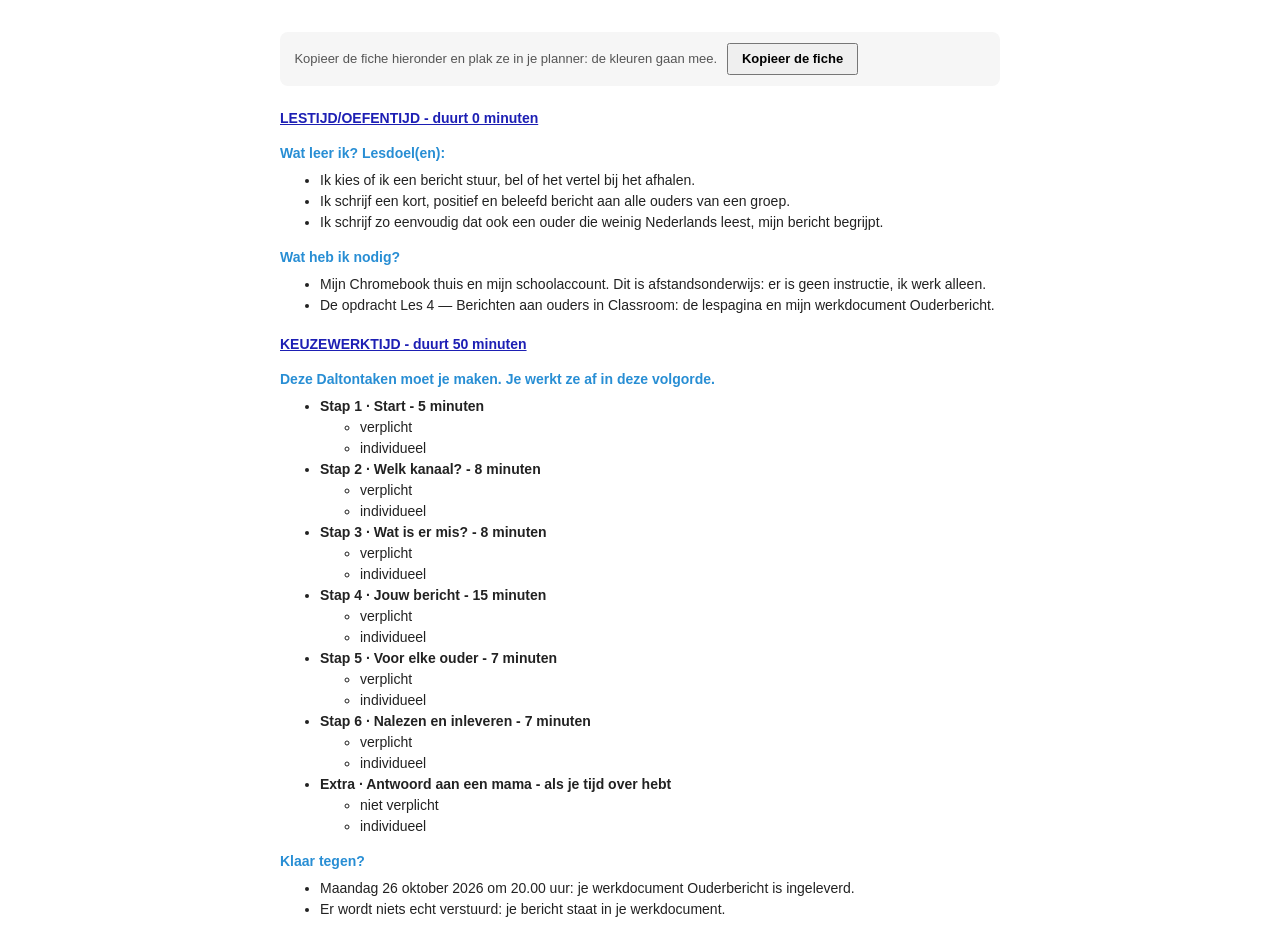
<file: dalton-lesfiche.html>
<!DOCTYPE html>
<html lang="nl-BE">
<head>
<meta charset="UTF-8">
<meta name="viewport" content="width=device-width, initial-scale=1">
<title>Dalton-lesfiche · 3MWb · Les 4 — Berichten aan ouders</title>
<!--
  Dalton-lesfiche voor de leerlingen, in de kleurcode van het Dalton-sjabloon:
    tijdsblokken  #1D1FB4  vet + onderlijnd
    tussenkoppen  #288ED4  vet
    tekst         #222222  (taaktitels vet)
  De opmaak staat INLINE, zodat ze meekomt als je kopieert en plakt in je planner.
  Keuzewerktijd = 50 minuten - instructietijd.
-->
<style>
  body { margin: 2rem auto; max-width: 720px; padding: 0 1rem; background: #fff; }
  .uitleg { font: 13px/1.5 Arial, sans-serif; color: #555; background: #f6f6f6; border-radius: 8px; padding: .7rem .9rem; margin-bottom: 1.4rem; }
  .uitleg button { font: inherit; font-weight: bold; margin-left: .4rem; padding: .25rem .8rem; cursor: pointer; }
</style>
</head>
<body>

<p class="uitleg">Kopieer de fiche hieronder en plak ze in je planner: de kleuren gaan mee.
  <button type="button" id="kopieer">Kopieer de fiche</button> <span id="gemeld"></span></p>

<div id="fiche" style="font-family: 'Open Sans', Arial, sans-serif; font-size: 14px; line-height: 1.5; color: #222222;">
  <p style="margin: 0 0 14px;"><span style="color: #1D1FB4; font-weight: bold; text-decoration: underline;">LESTIJD/OEFENTIJD - duurt 0 minuten</span></p>

  <p style="margin: 0 0 6px; color: #288ED4; font-weight: bold;">Wat leer ik? Lesdoel(en):</p>
  <ul style="margin: 0 0 14px; list-style-type: disc;">
    <li>Ik kies of ik een bericht stuur, bel of het vertel bij het afhalen.</li>
    <li>Ik schrijf een kort, positief en beleefd bericht aan alle ouders van een groep.</li>
    <li>Ik schrijf zo eenvoudig dat ook een ouder die weinig Nederlands leest, mijn bericht begrijpt.</li>
  </ul>

  <p style="margin: 0 0 6px; color: #288ED4; font-weight: bold;">Wat heb ik nodig?</p>
  <ul style="margin: 0 0 18px; list-style-type: disc;">
    <li>Mijn Chromebook thuis en mijn schoolaccount. Dit is afstandsonderwijs: er is geen instructie, ik werk alleen.</li>
    <li>De opdracht Les 4 — Berichten aan ouders in Classroom: de lespagina en mijn werkdocument Ouderbericht.</li>
  </ul>

  <p style="margin: 0 0 14px;"><span style="color: #1D1FB4; font-weight: bold; text-decoration: underline;">KEUZEWERKTIJD - duurt 50 minuten</span></p>

  <p style="margin: 0 0 6px; color: #288ED4; font-weight: bold;">Deze Daltontaken moet je maken. Je werkt ze af in deze volgorde.</p>
  <ul style="margin: 0 0 14px; list-style-type: disc;">
    <li><strong>Stap 1 · Start - 5 minuten</strong>
      <ul style="list-style-type: circle;"><li>verplicht</li><li>individueel</li></ul></li>
    <li><strong>Stap 2 · Welk kanaal? - 8 minuten</strong>
      <ul style="list-style-type: circle;"><li>verplicht</li><li>individueel</li></ul></li>
    <li><strong>Stap 3 · Wat is er mis? - 8 minuten</strong>
      <ul style="list-style-type: circle;"><li>verplicht</li><li>individueel</li></ul></li>
    <li><strong>Stap 4 · Jouw bericht - 15 minuten</strong>
      <ul style="list-style-type: circle;"><li>verplicht</li><li>individueel</li></ul></li>
    <li><strong>Stap 5 · Voor elke ouder - 7 minuten</strong>
      <ul style="list-style-type: circle;"><li>verplicht</li><li>individueel</li></ul></li>
    <li><strong>Stap 6 · Nalezen en inleveren - 7 minuten</strong>
      <ul style="list-style-type: circle;"><li>verplicht</li><li>individueel</li></ul></li>
    <li><strong>Extra · Antwoord aan een mama - als je tijd over hebt</strong>
      <ul style="list-style-type: circle;"><li>niet verplicht</li><li>individueel</li></ul></li>
  </ul>

  <p style="margin: 0 0 6px; color: #288ED4; font-weight: bold;">Klaar tegen?</p>
  <ul style="margin: 0; list-style-type: disc;">
    <li>Maandag 26 oktober 2026 om 20.00 uur: je werkdocument Ouderbericht is ingeleverd.</li>
    <li>Er wordt niets echt verstuurd: je bericht staat in je werkdocument.</li>
  </ul>
</div>

<script>
  // Kopieert de fiche MET opmaak (kleuren, vet, onderlijnd) naar het klembord.
  // 1) moderne klembordfunctie met HTML, 2) oudere manier, 3) anders: fiche selecteren.
  var knop = document.getElementById('kopieer'), melding = document.getElementById('gemeld');
  var fiche = document.getElementById('fiche');
  function selecteer() {
    var bereik = document.createRange(); bereik.selectNodeContents(fiche);
    var sel = window.getSelection(); sel.removeAllRanges(); sel.addRange(bereik);
  }
  function oudeManier() {
    selecteer();
    var gelukt = false;
    try { gelukt = document.execCommand('copy'); } catch (e) { gelukt = false; }
    melding.textContent = gelukt ? 'Gekopieerd. Plak het in je planner.'
                                 : 'De fiche is geselecteerd: druk nu op Cmd + C (of Ctrl + C).';
  }
  knop.addEventListener('click', function () {
    if (navigator.clipboard && window.ClipboardItem) {
      var item = new ClipboardItem({
        'text/html': new Blob([fiche.outerHTML], { type: 'text/html' }),
        'text/plain': new Blob([fiche.innerText], { type: 'text/plain' })
      });
      navigator.clipboard.write([item]).then(function () {
        melding.textContent = 'Gekopieerd. Plak het in je planner.';
      }, oudeManier);
    } else {
      oudeManier();
    }
  });
</script>
</body>
</html>
</file>
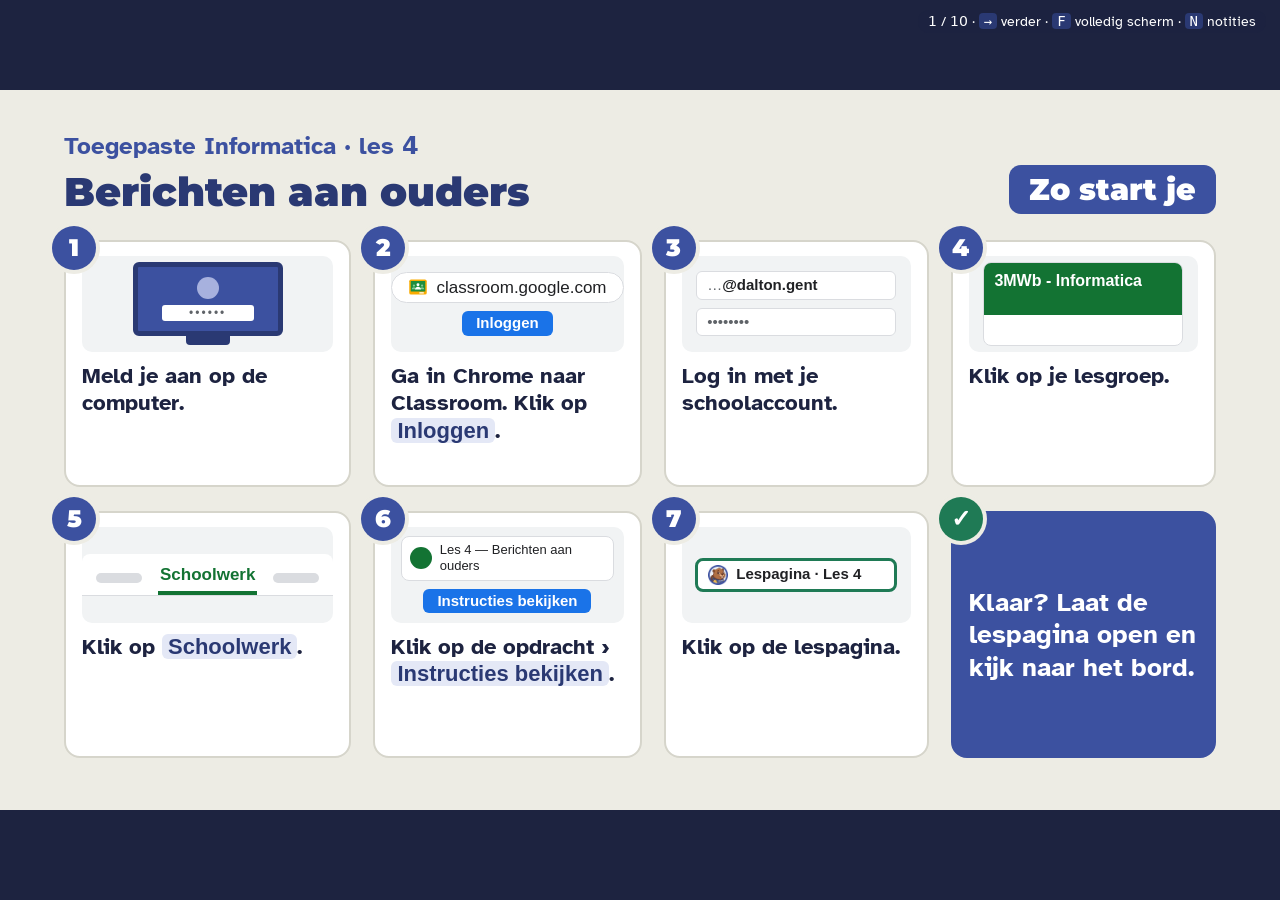
<file: presentatie.html>
<!DOCTYPE html>
<html lang="nl-BE">
<head>
  <meta charset="UTF-8">
  <meta name="viewport" content="width=device-width, initial-scale=1">
  <title>Berichten aan ouders · dia's · De Speelboom</title>
  <link rel="icon" href="assets/speelboom-icon.svg" type="image/svg+xml">
  <link rel="stylesheet" href="css/slides.css">
  <style>
    .klok { font-size: 22px; color: #4D5573; }
    .compact .two { flex: 0 0 auto; }
    .compact .panel p { margin-bottom: 10px; }
    .compact .panel p:last-child { margin-bottom: 0; }
    .steps2 { columns: 2; column-gap: 40px; margin: 0; }
    .steps2 li { font-size: 25px; margin-bottom: 6px; break-inside: avoid; }
    .steps1 { margin: 0; padding-left: 1.2em; }
    .steps1 li { font-size: 27px; margin-bottom: 9px; }
    .steps1 li:last-child { margin-bottom: 0; }
    .qcol .opt { font-size: 26px; padding: 10px 18px; }
    /* Een nagemaakt venster "Nieuw bericht" (dia 4 en 6) */
    .venster { background: #fff; border: 2px solid #C4C7C5; border-radius: 14px 14px 8px 8px; overflow: hidden; font-family: Arial, sans-serif; color: #202124; box-shadow: 0 8px 24px rgba(29,35,64,.15); }
    .venster .vk { background: #F2F6FC; font-weight: 700; font-size: 20px; padding: 8px 18px; }
    .venster .vv { display: flex; gap: 16px; border-bottom: 1px solid #E3E3E3; padding: 7px 18px; font-size: 20px; }
    .venster .vv span:first-child { color: #5F6368; width: 110px; flex-shrink: 0; }
    .venster .vt { padding: 12px 18px 6px; font-size: 20px; }
    .venster .vt p { font-size: 20px; margin: 0 0 12px; line-height: 1.35; }
    .venster .lijn { display: block; height: 10px; border-radius: 5px; background: #E1E3EC; margin: 0 0 10px; }
    .venster .vf { padding: 4px 18px 14px; }
    .venster .verz { display: inline-block; background: #0B57D0; color: #fff; font-weight: 700; font-size: 18px; border-radius: 99px; padding: 5px 20px; }
    .leeg { color: #A0372A; font-style: italic; }
    /* dia 4: zes delen, met labels die één voor één verschijnen */
    .delen { display: grid; grid-template-columns: 1fr 330px; gap: 34px; flex: 1; min-height: 0; align-items: start; }
    .labels { list-style: none; padding: 0 !important; margin: 0; counter-reset: d; }
    .labels li { counter-increment: d; font-size: 26px; margin: 0 0 16px; display: flex; align-items: center; gap: 14px; }
    .labels li::before { content: counter(d); width: 44px; height: 44px; flex-shrink: 0; border-radius: 50%; background: var(--navy); color: #fff; font-family: "Montserrat", Arial, sans-serif; font-weight: 900; font-size: 22px; display: grid; place-items: center; }
    /* dia 5: twee tabbladen */
    .tabbalk { display: flex; gap: 6px; background: #DEE1E6; border-radius: 14px 14px 0 0; padding: 10px 12px 0; font-family: Arial, sans-serif; }
    .tabbalk span { background: #F1F3F4; border-radius: 10px 10px 0 0; padding: 10px 22px; font-size: 21px; color: #3C4043; }
    .tabbalk span.aan { background: #fff; font-weight: 700; color: #202124; }
    .tabonder { background: #fff; border: 2px solid #DEE1E6; border-top: 0; border-radius: 0 0 14px 14px; height: 40px; }
    .uitleg3 { display: grid; grid-template-columns: repeat(3, 1fr); gap: 22px; margin-top: 26px; }
    .uitleg3 .panel { font-size: 24px; line-height: 1.35; }
    .uitleg3 .panel b { display: block; font-family: "Montserrat", Arial, sans-serif; color: var(--navy-deep); font-size: 26px; margin-bottom: 6px; }
    .kanalen { display: grid; grid-template-columns: repeat(3, 1fr); gap: 22px; margin-top: 26px; }
    .kanalen .panel { font-size: 24px; line-height: 1.35; }
    .kanalen .panel b { display: block; font-family: "Montserrat", Arial, sans-serif; color: var(--navy-deep); font-size: 30px; margin-bottom: 6px; }
    .venster .vk.app { background: #E6F2EC; color: #145A3E; }
    .rij1 { display: grid; grid-template-columns: 1fr 1fr; gap: 22px; margin-top: 18px; }
    .rij1 .panel { font-size: 24px; }
  </style>
</head>
<body>
<div class="hud"><span id="counter"></span> · <kbd>→</kbd> verder · <kbd>F</kbd> volledig scherm · <kbd>N</kbd> notities</div>
<div class="deck"><div class="stage">

<!-- 1 · vaste startdia -->
<section class="slide start">
  <div class="start-kop">
    <div>
      <p class="kicker">Toegepaste Informatica · les 4</p>
      <h1>Berichten aan ouders</h1>
    </div>
    <span class="start-zo">Zo start je</span>
  </div>
  <ol class="startroute">
    <li><div class="sr-beeld"><div class="pc-scherm"><span class="pc-avatar"></span><span class="pc-veld">••••••</span></div><div class="pc-voet"></div></div><span class="sr-tekst">Meld je aan op de computer.</span></li>
    <li><div class="sr-beeld"><span class="url-balk"><img class="logo" src="assets/logos/classroom.svg" alt="">classroom.google.com</span><span class="url-knop">Inloggen</span></div><span class="sr-tekst">Ga in Chrome naar Classroom. Klik op <span class="knop">Inloggen</span>.</span></li>
    <li><div class="sr-beeld"><span class="login-veld">…<b>@dalton.gent</b></span><span class="login-veld">••••••••</span></div><span class="sr-tekst">Log in met je schoolaccount.</span></li>
    <li><div class="sr-beeld"><div class="lesgroep"><span class="lesgroep-kop">3MWb - Informatica</span></div></div><span class="sr-tekst">Klik op je lesgroep.</span></li>
    <li><div class="sr-beeld"><div class="tabs"><span class="tab-grijs"></span><span class="tab-aan">Schoolwerk</span><span class="tab-grijs"></span></div></div><span class="sr-tekst">Klik op <span class="knop">Schoolwerk</span>.</span></li>
    <li><div class="sr-beeld"><span class="opdr-rij"><span class="opdr-ic"></span>Les 4 — Berichten aan ouders</span><span class="opdr-link">Instructies bekijken</span></div><span class="sr-tekst">Klik op de opdracht › <span class="knop">Instructies bekijken</span>.</span></li>
    <li><div class="sr-beeld"><span class="bijl-chip aan"><img class="logo" src="assets/logos/lespagina.webp" alt="">Lespagina · Les 4</span></div><span class="sr-tekst">Klik op de lespagina.</span></li>
    <li class="klaar">Klaar? Laat de lespagina open en kijk naar het bord.</li>
  </ol>
  <template class="note">
    <p><strong>Reserve.</strong> Op ma 19-10 zijn de dia's niet getoond: het was een afstandsles (pedagogische studienamiddag), thuis, zonder leraar. Gebruik ze alleen als op 26-10 blijkt dat veel leerlingen de les niet maakten (les 5 schuift dan op).</p>
    <p><strong>Instructie, 0–2'. De vaste startdia</strong> (elke les dezelfde, voor alle klassen). Laat ze op het bord staan terwijl de leerlingen aanmelden.</p>
    <p>Het <strong>wachtwoord van de computers</strong> staat niet op de dia: de dia's staan openbaar online. Zeg het, of schrijf het op het bord.</p>
    <p>Ga verder als de meesten de lespagina open hebben.</p>
  </template>
</section>

<!-- 2 -->
<section class="slide met-mascotte" data-answer>
  <img class="mascotte" src="assets/mascotte/dalton_denken.webp" alt="" width="240" height="240">
  <p class="kicker">Lesstart · 3 minuten</p>
  <h2>Weet je het nog?</h2>
  <div class="qcol">
    <p style="font-size:30px;font-weight:700;margin:0 0 8px">Je mailt alle ouders van je groep. Waar zet je hun adressen?</p>
    <div class="opts">
      <div class="opt"><span class="n">A</span>In Aan</div>
      <div class="opt"><span class="n">B</span>In Cc</div>
      <div class="opt right"><span class="n">C</span>In Bcc</div>
    </div>
  </div>
  <p class="answer">In Bcc ziet niemand het adres van de andere ouders. Vandaag: een berichtje aan alle ouders in de Speelboom-app.</p>
  <template class="note">
    <p><strong>Lesstart (3'), ophalen uit les 3.</strong> Iedereen antwoordt tegelijk met vingers: 1, 2 of 3 vingers voor A, B of C. Druk daarna op → voor het antwoord.</p>
    <p>Wie A of B kiest: <em>"Wie ziet de adressen dan allemaal?"</em></p>
  </template>
</section>

<!-- 3 -->
<section class="slide met-mascotte">
  <img class="mascotte" src="assets/mascotte/dalton_wijzen_links.webp" alt="" width="240" height="240">
  <p class="kicker">Ik doe · dia 1 van 4</p>
  <h2>Wat kan je straks?</h2>
  <ul class="rules">
    <li>Je kiest of je een bericht <strong>stuurt</strong>, <strong>belt</strong> of het vertelt <strong>bij het afhalen</strong>.</li>
    <li>Je schrijft een <strong>kort, positief en beleefd</strong> bericht aan alle ouders van een groep.</li>
    <li>Je schrijft zo <strong>eenvoudig</strong> dat ook een ouder die weinig Nederlands leest, je begrijpt.</li>
  </ul>
  <p class="klok" style="margin-top:8px">Er wordt niets echt verstuurd: je schrijft in je werkdocument, in een venster dat lijkt op de Speelboom-app, de app waarmee De Speelboom de ouders berichtjes stuurt.</p>
  <template class="note"><p><strong>Ik doe, 0'30".</strong> Lesdoel voorlezen, niet toelichten.</p></template>
</section>

<!-- 4 -->
<section class="slide">
  <p class="kicker">Ik doe · dia 2 van 4 · het eindproduct</p>
  <h2>Een bericht in vijf delen</h2>
  <div class="delen">
    <div class="venster">
      <div class="vk app">Speelboom-app · Nieuw bericht</div>
      <div class="vv"><span>Aan</span><span>Alle ouders van De Eekhoorns</span></div>
      <div class="vv"><span>Titel</span><span>Vrijdag 13 november: pyjamadag</span></div>
      <div class="vt">
        <p>Beste ouders,</p>
        <span class="lijn" style="width:92%"></span><span class="lijn" style="width:80%"></span><span class="lijn" style="width:62%"></span>
        <p style="margin-top:14px">Vriendelijke groeten,</p>
        <span class="lijn" style="width:38%"></span>
      </div>
    </div>
    <ol class="labels">
      <li class="reveal-item"><span><strong>Aanspreking</strong>: Beste ouders,</span></li>
      <li class="reveal-item"><span><strong>Wat en wanneer</strong>: dag en uur</span></li>
      <li class="reveal-item"><span><strong>Wat mee?</strong> Met jullie</span></li>
      <li class="reveal-item"><span><strong>Iets positiefs</strong></span></li>
      <li class="reveal-item"><span><strong>Groet</strong>, naam, stagiair</span></li>
    </ol>
  </div>
  <template class="note">
    <p><strong>Ik doe, 1'30". Het eindproduct.</strong> Wijs elk deel aan en druk telkens op → voor het label. Het voorbeeld is het bericht van Lien (stap 4 van de lespagina).</p>
  </template>
</section>

<!-- 5 -->
<section class="slide">
  <p class="kicker">Ik doe · dia 3 van 4 · demo</p>
  <h2>Welk kanaal?</h2>
  <div class="kanalen">
    <div class="panel"><b>Speelboom-app</b>Een berichtje: praktisch nieuws voor alle ouders, of een korte vraag.</div>
    <div class="panel"><b>Bellen</b>De ouder moet meteen iets doen of beslissen.</div>
    <div class="panel"><b>Gesprek</b>Moeilijk of gevoelig nieuws. Bij het afhalen.</div>
  </div>
  <p class="reveal-item" style="margin-top:22px;font-size:27px"><strong>Niet je eigen gsm of WhatsApp.</strong> Je gebruikt het kanaal van De Speelboom.</p>
  <template class="note">
    <p><strong>Ik doe, 2'.</strong> Hardop denkend bij situatie a van deel 1: <em>"Alle ouders moeten laarzen meegeven. Moet iemand meteen iets doen? Nee. Het is praktisch nieuws voor iedereen: een berichtje in de Speelboom-app."</em></p>
  </template>
</section>

<!-- 6 -->
<section class="slide compact met-mascotte">
  <img class="mascotte" src="assets/mascotte/dalton_letop.webp" alt="" width="240" height="240">
  <p class="kicker">Ik doe · dia 4 van 4 · demo</p>
  <h2>Fout 1 doen we samen</h2>
  <div class="venster" style="max-width:900px">
    <div class="vv"><span>Aan</span><span>Alle ouders van De Eekhoorns</span></div>
    <div class="vv"><span>Titel</span><span class="leeg">(leeg)</span></div>
    <div class="vt"><p style="font-size:19px">HEY ALLEMAAL!!! woensdag trekken we de bossen in, dus botten aan anders zijn de kleren vuil en da is nie onze schuld he 😂 Amai, da wordt plezant! Tegen half vijf mogen jullie de kapoenen komen oppikken. Lina en Daan waren vandaag weer superdruk trouwens</p></div>
  </div>
  <div class="rij1">
    <div class="panel reveal-item"><strong>Wat is er mis?</strong><br>Alles in hoofdletters en drie uitroeptekens: dat leest als roepen.</div>
    <div class="panel reveal-item"><strong>Hoe kan het beter?</strong><br>Begin met <em>Beste ouders,</em>.</div>
  </div>
  <template class="note">
    <p><strong>Ik doe, 1'30".</strong> Dit staat al ingevuld in deel 2. Er zijn nog vier fouten; benoem ze niet, dat is stap 3.</p>
  </template>
</section>

<!-- 7 · controle -->
<section class="slide" data-answer>
  <p class="kicker">Controle · iedereen antwoordt</p>
  <h2>Een kind heeft 39 °C koorts. Het moet naar huis.</h2>
  <div class="qcol">
    <div class="opts">
      <div class="opt"><span class="n">A</span>Een berichtje in de Speelboom-app</div>
      <div class="opt right"><span class="n">B</span>Bellen</div>
      <div class="opt"><span class="n">C</span>Het vertellen bij het afhalen</div>
    </div>
  </div>
  <p class="answer">Bellen: de ouder moet meteen iets doen, en een bericht kan te laat gelezen worden.</p>
  <template class="note">
    <p><strong>Controle (1'). Iedereen antwoordt tegelijk</strong> met 1, 2 of 3 vingers. Wie fout heeft, blijft 3 tot 5 minuten bij je.</p>
  </template>
</section>

<!-- 8 · samen stap 1 -->
<section class="slide">
  <p class="kicker">Samen · 3 minuten</p>
  <h2>Iedereen doet stap 1</h2>
  <div class="panel">
    <ol class="steps1">
      <li>Open de lespagina. Klik op <strong>Stap 1 · Start</strong>.</li>
      <li>Beantwoord <em>Weet je het nog?</em> en open <strong>Ouderbericht</strong>.</li>
      <li>Klaar? Steek je <strong>duim</strong> op.</li>
    </ol>
  </div>
  <template class="note">
    <p><strong>Samen (3').</strong> Loop rond: lespagina en Ouderbericht open, in twee tabbladen?</p>
  </template>
</section>

<!-- 9 -->
<section class="slide compact met-mascotte">
  <img class="mascotte" src="assets/mascotte/dalton_laptop.webp" alt="" width="240" height="240">
  <p class="kicker">Keuzewerktijd · <span class="eindtijd">50 minuten</span></p>
  <h2>Zo werk je verder</h2>
  <div class="two" style="grid-template-columns: 1.6fr 1fr">
    <div>
      <ol class="steps1 kloklijst" data-instructie="0" data-lesmomenten="2026-10-19/15.25/16.15/3MWb/9" data-beltijden="8.25-9.15 9.15-10.05 10.25-11.15 11.15-12.05 12.05-12.55 13.45-14.35 14.35-15.25 15.25-16.15 16.15-17.05">
        <li data-min="5">Start <span class="klok tijd">5'</span></li>
        <li data-min="8">Welk kanaal? <span class="klok tijd">8'</span></li>
        <li data-min="8">Wat is er mis? <span class="klok tijd">8'</span></li>
        <li data-min="15">Jouw bericht <span class="klok tijd">15'</span></li>
        <li data-min="7">Voor elke ouder <span class="klok tijd">7'</span></li>
        <li data-min="7">Nalezen en inleveren <span class="klok tijd">7'</span></li>
      </ol>
    </div>
    <div class="panel navy">
      <p style="font-size:25px"><strong>Vast?</strong></p>
      <p style="font-size:26px">1. <em>Toon stapjes</em><br>2. Je buur<br>3. Ik</p>
      <p style="margin-top:14px;font-size:22px">Vink af in de <strong>checklist</strong>.</p>
    </div>
  </div>
  <p class="klok" style="margin-top:18px;font-size:25px">
    <strong>Alles staat in de opdracht in <span class="met-logo"><img class="logo" src="assets/logos/classroom.svg" alt="">Google Classroom</span></strong> <em>Les 4 — Berichten aan ouders</em>: de lespagina en rechts onder <em>Jouw werk</em> je werkdocument Ouderbericht.
    Je levert je <strong>werkdocument</strong> in.<br>Adres: jonasdaltongent.github.io/Ouderbericht-Speelboom/<!-- PAS AAN --></p>
  <template class="note">
    <p><strong>Keuzewerktijd.</strong> Laat deze dia staan zolang ze werken. De kloktijden komen uit de planning; <strong>T</strong> rekent opnieuw vanaf nu.</p>
    <p>Eerste rondgang: heeft iedereen de lespagina én Ouderbericht open, in twee tabbladen?</p>
    <p>Wie niet klaar is, levert toch in.</p>
  </template>
</section>

<!-- 10 -->
<section class="slide met-mascotte" data-answer>
  <img class="mascotte" src="assets/mascotte/dalton_hulp.webp" alt="" width="240" height="240">
  <p class="kicker">Afsluiten · laatste minuut</p>
  <h2>Moeilijk nieuws</h2>
  <p style="font-size:34px;font-weight:700;margin-top:10px">Waarom vertel je moeilijk nieuws liever niet met een berichtje in de Speelboom-app?</p>
  <p class="answer" style="font-size:30px">In een bericht zie je geen gezicht en hoor je geen stem. De ouder kan niet meteen iets vragen, en het komt sneller verkeerd over.</p>
  <p style="margin-top:40px">Volgende les, <strong>maandag 26 oktober</strong>: wat mag je delen?</p>
  <template class="note">
    <p><strong>Afsluiting, laatste minuut van de keuzewerktijd.</strong> Twee of drie leerlingen antwoorden; druk dan op → voor het antwoord. Dezelfde vraag staat in deel 5 van het werkdocument.</p>
    <p>Zeg mondeling dat wie niet klaar is, toch inlevert.</p>
  </template>
</section>

</div></div>
<div class="notes" id="notes"></div>
<script src="js/slides.js"></script>
</body>
</html>
</file>
<file: css/style.css>
/* ==========================================================================
   Les 4 · Berichten aan ouders (De Speelboom) — leerlingentool
   Toegepaste Informatica · 2de graad Maatschappij en welzijn
   (dubbele finaliteit) · GO! Dalton Gent · 3MWb
   Uit _sjablonen/lespakket (09-10-2026): met de startpagina "Wat heb je nodig?",
   de rij "Vast?", de AI-hulp (verborgen tot data-ai-hulp="aan") en het e-mailvenster.

   Opbouw naar het voorbeeld van PedalPro (rustig, één ding tegelijk):
     links   de route (stappenlijst, altijd zichtbaar)
     midden  één stap: titel · één zin · wat moet je doen · één tip · klaar als
     rechts  de checklist met concrete taken (altijd zichtbaar)
   Op een half scherm (< 900 px) staat alles onder elkaar en toont de checklist
   alleen de taken van de stap waarin je zit.

   Huisstijl: Dalton-kleuren. Geen externe bestanden: lettertypes staan in
   assets/fonts (OFL-licentie), pictogrammen staan als SVG in index.html.
   ========================================================================== */

@font-face { font-family: "Atkinson"; src: url("../assets/fonts/atkinson-regular.woff2") format("woff2"); font-weight: 400; font-style: normal; font-display: swap; }
@font-face { font-family: "Atkinson"; src: url("../assets/fonts/atkinson-bold.woff2") format("woff2"); font-weight: 700; font-style: normal; font-display: swap; }
@font-face { font-family: "Atkinson"; src: url("../assets/fonts/atkinson-italic.woff2") format("woff2"); font-weight: 400; font-style: italic; font-display: swap; }
/* Atkinson tekent de nul met een schuine streep (lijkt op Ø). Cijfers daarom uit een systeemlettertype. */
@font-face { font-family: "Atkinson"; src: local("Segoe UI"), local("SegoeUI"), local("Arial"), local("Helvetica"), local("Roboto"); font-weight: 400; unicode-range: U+0030-0039; }
@font-face { font-family: "Atkinson"; src: local("Segoe UI Bold"), local("SegoeUI-Bold"), local("Arial Bold"), local("Arial-BoldMT"), local("Helvetica Bold"), local("Roboto Bold"); font-weight: 700; unicode-range: U+0030-0039; }
/* ook schuin (de vertalingen in stap 5: "16.30 uur" mag geen 16.3Ø worden) */
@font-face { font-family: "Atkinson"; src: local("Segoe UI Italic"), local("SegoeUI-Italic"), local("Arial Italic"), local("Arial-ItalicMT"), local("Helvetica Oblique"), local("Helvetica-Oblique"), local("Roboto Italic"), local("Roboto-Italic"); font-weight: 400; font-style: italic; unicode-range: U+0030-0039; }
@font-face { font-family: "Montserrat"; src: url("../assets/fonts/montserrat-heavy.woff2") format("woff2"); font-weight: 700 900; font-style: normal; font-display: swap; }

:root {
  /* Dalton Gent-huisstijl */
  --navy: #3C51A0;
  --navy-deep: #2A3973;
  --peri: #A7B1DE;
  --peri-soft: #EEF0F9;
  --blush: #FCD6CF;
  --blush-soft: #FEF3F0;
  --paper: #FFFFFF;
  --bg: #F4F5F9;

  --ink: #1D2340;
  --muted: #545B78;
  --line: #E1E3EC;

  --ok: #1F7A55;
  --ok-soft: #EAF6F0;
  --warn: #A0372A;
  --warn-soft: #FDF1EE;
  --tip: #8A5A00;
  --tip-soft: #FFF7E3;

  --radius: 16px;
  --radius-sm: 10px;
  --shadow: 0 1px 2px rgba(29, 35, 64, .05), 0 6px 20px rgba(29, 35, 64, .06);

  --body: "Atkinson", "Segoe UI", Arial, sans-serif;
  --head: "Montserrat", "Segoe UI", Arial, sans-serif;
  --mono: "Courier New", Consolas, monospace;
}

* { box-sizing: border-box; }
html { -webkit-text-size-adjust: 100%; }
body {
  margin: 0;
  font-family: var(--body);
  font-size: 17px;
  line-height: 1.6;
  color: var(--ink);
  background: var(--bg);
}
h1, h2, h3 { font-family: var(--head); color: var(--navy-deep); line-height: 1.2; margin: 0; }
p { margin: 0 0 .8rem; }
p:last-child { margin-bottom: 0; }
a { color: var(--navy); }
code { font-family: var(--mono); font-size: .92em; background: var(--peri-soft); padding: .05rem .3rem; border-radius: 5px; overflow-wrap: anywhere; }
:focus-visible { outline: 3px solid var(--navy); outline-offset: 2px; border-radius: 6px; }
[hidden] { display: none !important; }

/* Pictogrammen (SVG-symbolen bovenaan index.html) */
.ic { width: 1.15em; height: 1.15em; flex-shrink: 0; fill: none; stroke: currentColor; stroke-width: 2; stroke-linecap: round; stroke-linejoin: round; vertical-align: -.2em; }

/* Knop- en toetsnamen */
.ui { font-weight: 700; color: var(--navy-deep); background: var(--peri-soft); padding: 0 .35rem; border-radius: 5px; white-space: nowrap; }
.key { display: inline-block; font-weight: 700; font-size: .9em; border: 1px solid #C4C7D4; border-bottom-width: 3px; border-radius: 6px; background: #fff; padding: 0 .35rem; white-space: nowrap; }

/* ---------- Kopbalk ---------- */
.topbar { background: var(--paper); border-bottom: 1px solid var(--line); }
.topbar-inner { max-width: 1440px; margin: 0 auto; padding: .7rem 1.2rem; display: flex; align-items: center; gap: 1rem; }
.brand { display: flex; align-items: center; gap: .9rem; text-decoration: none; min-width: 0; }
.brand img { height: 36px; width: auto; display: block; flex-shrink: 0; }
.brand-lesson { font-family: var(--head); font-weight: 800; font-size: 1rem; color: var(--navy-deep); white-space: nowrap; overflow: hidden; text-overflow: ellipsis; padding-left: .9rem; border-left: 1px solid var(--line); }
.topbar-spacer { flex: 1; }
.dalton-mark { height: 30px; width: auto; display: block; }

/* ---------- Drie kolommen ---------- */
.layout {
  max-width: 1440px; margin: 0 auto; padding: 1.25rem 1.2rem 3rem;
  display: grid; grid-template-columns: 250px minmax(0, 1fr) 300px; gap: 1.25rem; align-items: start;
}

/* ---------- Links: de route ---------- */
.route { background: var(--paper); border-radius: var(--radius); box-shadow: var(--shadow); padding: 1rem .75rem; position: sticky; top: 1rem; }
.route-title { font-size: .78rem; font-weight: 700; letter-spacing: .08em; text-transform: uppercase; color: var(--muted); padding: 0 .6rem .5rem; margin: 0; }
.route-group { font-size: .78rem; font-weight: 700; color: var(--navy); background: var(--peri-soft); border-radius: 8px; padding: .3rem .6rem; margin: .8rem .3rem .35rem; }
.nav-btn {
  display: flex; align-items: center; gap: .7rem; width: 100%;
  font: inherit; font-size: .97rem; text-align: left; color: var(--ink);
  background: none; border: 0; border-radius: var(--radius-sm); padding: .5rem .6rem; cursor: pointer;
  position: relative;
}
.nav-btn:hover { background: var(--peri-soft); }
.nav-num {
  width: 1.9rem; height: 1.9rem; border-radius: 50%; flex-shrink: 0;
  display: inline-flex; align-items: center; justify-content: center;
  background: #ECEDF3; color: var(--muted); font-weight: 700; font-size: .9rem;
}
.nav-btn[aria-current="step"] { background: var(--peri-soft); font-weight: 700; color: var(--navy-deep); }
.nav-btn[aria-current="step"]::before { content: ""; position: absolute; left: -.75rem; top: .45rem; bottom: .45rem; width: 4px; border-radius: 0 4px 4px 0; background: var(--navy); }
.nav-btn[aria-current="step"] .nav-num { background: var(--navy); color: #fff; }
.nav-btn.done .nav-num { background: var(--ok); color: #fff; }
.nav-btn .nav-check { display: none; }
.nav-btn.done .nav-check { display: block; }
.nav-btn.done .nav-n { display: none; }
.nav-btn.extra .nav-num { background: var(--blush-soft); color: var(--warn); border: 1px dashed #E7A99C; }

/* ---------- Midden: één stap ---------- */
.pane { display: none; }
.pane.active { display: block; }
.card { background: var(--paper); border-radius: var(--radius); box-shadow: var(--shadow); overflow: hidden; }
.card-head { padding: 1.4rem 1.8rem 1.2rem; border-bottom: 1px solid var(--line); background: linear-gradient(180deg, #FBFBFE, #fff); }
.tags { display: flex; flex-wrap: wrap; gap: .45rem; margin-bottom: .65rem; }
.tag { display: inline-flex; align-items: center; gap: .35rem; font-size: .8rem; font-weight: 700; border-radius: 99px; padding: .2rem .7rem; }
.tag-step { background: var(--navy); color: #fff; }
.tag-where { background: var(--peri-soft); color: var(--navy-deep); }
.tag-extra { background: var(--blush); color: var(--warn); }
.card-head h1, .card-head h2 { font-size: 1.55rem; font-weight: 800; }
.card-body { padding: 1.5rem 1.8rem 1.6rem; }

.intro { font-size: 1.05rem; color: var(--muted); margin-bottom: 1.3rem; }

/* "Wat moet je doen?" */
.todo-box { background: #FAFAFD; border: 1px solid var(--line); border-radius: var(--radius-sm); padding: 1.1rem 1.25rem; }
.todo-box h3 { display: flex; align-items: center; gap: .5rem; font-size: 1rem; margin-bottom: .8rem; }
.todo { list-style: none; counter-reset: act; padding: 0; margin: 0; }
.todo > li { counter-increment: act; position: relative; padding-left: 2.4rem; margin-bottom: .85rem; }
.todo > li:last-child { margin-bottom: 0; }
.todo > li::before {
  content: counter(act); position: absolute; left: 0; top: .05rem;
  width: 1.65rem; height: 1.65rem; border-radius: 50%;
  background: var(--navy); color: #fff; font-weight: 700; font-size: .85rem;
  display: flex; align-items: center; justify-content: center;
}
.todo .sub { display: block; color: var(--muted); font-size: .93rem; margin-top: .2rem; }
/* knop naar een bestand in een stap (stap 3: het zip-bestand uit de opdracht), op een eigen regel */
.todo .btn-dl { display: flex; width: fit-content; margin: .45rem 0 .15rem; }

/* Eén tip per stap */
.tip { display: flex; gap: .7rem; align-items: flex-start; background: var(--tip-soft); border-radius: var(--radius-sm); padding: .85rem 1rem; margin-top: 1.1rem; }
.tip .ic { color: var(--tip); margin-top: .15rem; }
.tip.warn { background: var(--warn-soft); }
.tip.warn .ic { color: var(--warn); }

/* Hulp: dichtgeklapt, alleen voor wie het nodig heeft */
.help { margin-top: 1rem; border: 1px solid var(--line); border-radius: var(--radius-sm); }
.help summary { cursor: pointer; padding: .7rem 1rem; font-weight: 700; color: var(--navy); list-style: none; display: flex; align-items: center; gap: .5rem; }
.help summary::-webkit-details-marker { display: none; }
.help summary::after { content: "+"; margin-left: auto; font-size: 1.2rem; line-height: 1; color: var(--muted); }
.help[open] summary::after { content: "–"; }
.help-body { padding: 0 1rem .9rem; }
.help-body > :last-child { margin-bottom: 0; }

/* "Klaar als" */
.result { display: flex; gap: .7rem; align-items: flex-start; background: var(--ok-soft); border-radius: var(--radius-sm); padding: .85rem 1rem; margin: 1.1rem 0 0; }
.result .ic { color: var(--ok); margin-top: .15rem; }

/* Vorige / volgende */
.card-nav { display: flex; justify-content: space-between; gap: .75rem; padding: 1rem 1.8rem 1.4rem; }
.btn {
  display: inline-flex; align-items: center; gap: .4rem;
  font: inherit; font-weight: 700; font-size: .95rem; cursor: pointer; text-decoration: none;
  background: var(--paper); color: var(--navy-deep); border: 2px solid var(--line); border-radius: 99px; padding: .5rem 1.1rem;
}
.btn:hover { border-color: var(--peri); }
.btn-primary { background: var(--navy); border-color: var(--navy); color: #fff; margin-left: auto; }
.btn-primary:hover { background: var(--navy-deep); border-color: var(--navy-deep); }

/* ---------- Rechts: de checklist ---------- */
.checklist { background: var(--paper); border-radius: var(--radius); box-shadow: var(--shadow); position: sticky; top: 1rem; max-height: calc(100vh - 2rem); display: flex; flex-direction: column; overflow: hidden; }
.cl-head { background: var(--navy); color: #fff; padding: 1rem 1.2rem; }
.cl-head h2 { color: #fff; font-size: 1.05rem; margin-bottom: .55rem; }
.cl-bar { height: 8px; background: rgba(255, 255, 255, .25); border-radius: 99px; overflow: hidden; }
.cl-fill { height: 100%; width: 0; background: #fff; border-radius: 99px; transition: width .3s; }
.cl-count { font-size: .85rem; margin: .45rem 0 0; opacity: .9; }
.cl-body { overflow-y: auto; padding: .6rem 1rem 1rem; }
.cl-group { padding: .5rem 0; border-bottom: 1px solid var(--line); }
.cl-group:last-child { border-bottom: 0; }
.cl-group h3 { font-family: var(--body); font-size: .8rem; font-weight: 700; letter-spacing: .04em; text-transform: uppercase; color: var(--muted); margin: .3rem 0 .35rem; }
.cl-group.done h3 { color: var(--ok); }
.cl-group.current h3 { color: var(--navy); }
.cl-item { display: flex; gap: .6rem; align-items: flex-start; padding: .3rem .2rem; border-radius: 8px; cursor: pointer; font-size: .95rem; line-height: 1.4; }
.cl-item:hover { background: var(--peri-soft); }
.cl-item input { width: 20px; height: 20px; margin: .05rem 0 0; accent-color: var(--ok); flex-shrink: 0; cursor: pointer; }
.cl-item input:checked + span { color: var(--muted); text-decoration: line-through; text-decoration-color: rgba(84, 91, 120, .5); }
.cl-foot { padding: .7rem 1rem 1rem; border-top: 1px solid var(--line); display: flex; flex-wrap: wrap; gap: .5rem; align-items: center; }
.cl-foot .btn { font-size: .85rem; padding: .35rem .8rem; }
.cl-note { font-size: .8rem; color: var(--muted); margin: 0; flex-basis: 100%; }
.cl-toggle { display: none; }

/* ---------- Filmpje in Hulp nodig? ---------- */
.help-video { margin: .6rem 0 .8rem; }
.help-video video { width: 100%; max-width: 640px; height: auto; display: block; background: #000;
  border: 1px solid var(--line); border-radius: var(--radius-sm); }
.help-video figcaption { font-size: .88rem; color: var(--muted); margin-top: .3rem; }
/* instructiefilmpje bij een stap: speelt vanzelf, zonder geluid, en herhaalt zich */
.clip { margin: 1rem 0 0; }
.clip video { width: 100%; max-width: 760px; height: auto; display: block; background: #fff;
  border: 1px solid var(--line); border-radius: var(--radius-sm); }
.clip figcaption { font-size: .88rem; color: var(--muted); margin-top: .3rem; }

/* ---------- Startpagina ---------- */
.werkwijze { display: grid; grid-template-columns: repeat(3, minmax(0, 1fr)); gap: .8rem; margin: 0 0 .4rem; }
.werk-tegel { background: #FAFAFD; border: 1px solid var(--line); border-radius: var(--radius-sm); padding: .9rem 1rem; }
.werk-tegel .ic { width: 1.6rem; height: 1.6rem; color: var(--navy); margin-bottom: .35rem; display: block; }
.werk-tegel strong { display: block; color: var(--navy-deep); }
.werk-tegel span { font-size: .92rem; color: var(--muted); }
.werk-tegel.inleveren { background: var(--ok-soft); border-color: #BFE3D1; }
.werk-tegel.inleveren .ic { color: var(--ok); }
.doelen { margin: 0; padding-left: 1.2rem; }
.doelen li { margin-bottom: .3rem; }
.start-cta { text-align: center; margin-top: 1.4rem; }
.start-cta .btn-primary { margin-left: 0; font-size: 1.05rem; padding: .7rem 1.6rem; }
.sec { font-size: 1.02rem; margin: 1.4rem 0 .6rem; }
.sec:first-child { margin-top: 0; }

/* ---------- Theoriekaart ---------- */
.t-grid { display: grid; grid-template-columns: repeat(2, minmax(0, 1fr)); gap: .9rem; }
.t-card { border: 1px solid var(--line); border-radius: var(--radius-sm); padding: 1rem 1.1rem; font-size: .95rem; }
.t-card h3 { display: flex; align-items: center; gap: .55rem; font-size: 1rem; margin-bottom: .55rem; }
.t-card h3 .ic { width: 2rem; height: 2rem; padding: .4rem; border-radius: 9px; background: var(--peri-soft); color: var(--navy); }
.t-card ul { margin: 0; padding-left: 1.1rem; }
.t-card li { margin-bottom: .25rem; }
.t-card li:last-child { margin-bottom: 0; }
.t-card.wide { grid-column: 1 / -1; }
.t-card.warn h3 .ic { background: var(--warn-soft); color: var(--warn); }
.t-rows { width: 100%; border-collapse: collapse; }
.t-rows th, .t-rows td { text-align: left; vertical-align: top; padding: .3rem .4rem .3rem 0; border-bottom: 1px solid var(--line); }
.t-rows tr:last-child th, .t-rows tr:last-child td { border-bottom: 0; }
.t-rows th { white-space: nowrap; padding-right: .8rem; color: var(--navy-deep); }
.t-os { margin: .5rem 0 0; }  /* korte slotregel onder een kaartje */

/* ---------- Mappenboom ---------- */
.tree { font-family: Arial, Helvetica, sans-serif; font-size: .95rem; line-height: 1.75; background: #fff; border: 1px solid var(--line); border-radius: var(--radius-sm); padding: .8rem 1rem; margin: 1rem 0 0; }
.tree ul { list-style: none; margin: 0; padding-left: 1.4rem; border-left: 1px dotted var(--peri); }
.tree > ul { padding-left: 0; border-left: 0; }
.tree .fold::before { content: "📁 "; }
.tree .hint-txt { color: var(--muted); font-size: .86rem; }

/* ---------- Naamkaart ---------- */
.nameplate { border: 2px solid var(--navy); border-radius: var(--radius-sm); overflow: hidden; margin: 0 0 1.2rem; }
.nameplate-head { background: var(--navy); color: #fff; font-weight: 700; padding: .45rem 1rem; font-size: .92rem; }
.nameplate-body { padding: .9rem 1rem; }
.fname { font-family: var(--mono); font-size: 1.02rem; font-weight: 700; display: block; margin-bottom: .6rem; overflow-wrap: anywhere; background: none; padding: 0; }
.fname .d { background: #E4E8F6; padding: 0 .15rem; border-radius: 3px; }
.fname .o { background: #FCD6CF; padding: 0 .15rem; border-radius: 3px; }
.fname .v { background: #DDF1E6; padding: 0 .15rem; border-radius: 3px; }
.legend-name { list-style: none; padding: 0; margin: 0; font-size: .93rem; }
.legend-name li { padding-left: 1.5rem; position: relative; margin-bottom: .2rem; }
.legend-name li::before { content: "■"; position: absolute; left: 0; }
.legend-name li.d::before { color: #A7B1DE; }
.legend-name li.o::before { color: #F2A99C; }
.legend-name li.v::before { color: #9CCFB6; }

/* Kleine tabel in een stap */
.mini { width: 100%; border-collapse: collapse; font-size: .94rem; margin-top: 1rem; }
.mini th, .mini td { text-align: left; vertical-align: top; padding: .4rem .5rem; border-bottom: 1px solid var(--line); }
.mini tr:last-child td { border-bottom: 0; }
.mini th { color: var(--muted); font-size: .85rem; }
.mini td:first-child { font-weight: 700; white-space: nowrap; color: var(--navy-deep); }

/* ---------- Zelftest ---------- */
.quiz { margin: 0 0 1.3rem; }
.quiz-q { margin: 0 0 .8rem; padding: .9rem 1rem; background: #FAFAFD; border: 1px solid var(--line); border-radius: var(--radius-sm); }
.quiz-q > p:first-child { font-weight: 700; margin-bottom: .5rem; }
.opts { display: flex; flex-direction: column; gap: .4rem; }
.quiz-q button { font: inherit; text-align: left; cursor: pointer; background: #fff; border: 2px solid var(--line); border-radius: 8px; padding: .45rem .75rem; }
.quiz-q button:hover { border-color: var(--peri); }
.quiz-q button.right { border-color: var(--ok); background: var(--ok-soft); }
.quiz-q button.wrong { border-color: var(--warn); background: var(--warn-soft); }
.quiz-q .feedback { margin: .5rem 0 0; font-weight: 700; min-height: 1.2em; font-size: .93rem; }

/* ---------- Screenshot-plaatsen ---------- */
figure.shot { margin: 1rem 0 0; display: none; }
figure.shot.loaded { display: block; }
figure.shot img { max-width: 100%; height: auto; border: 1px solid var(--line); border-radius: var(--radius-sm); display: block; }
figure.shot figcaption { font-size: .88rem; color: var(--muted); margin-top: .3rem; }
body.teacher figure.shot:not(.loaded) { display: block; border: 2px dashed #E7A99C; background: var(--blush-soft); border-radius: var(--radius-sm); padding: .7rem .9rem; font-size: .88rem; color: var(--warn); }
.teacher-banner { display: none; }
body.teacher .teacher-banner { display: block; background: #7A2E22; color: #fff; text-align: center; padding: .35rem; font-weight: 700; font-size: .9rem; }

/* ---------- Klaar! ---------- */
.klaar-overlay { position: fixed; inset: 0; background: rgba(29, 35, 64, .45); display: flex; align-items: center; justify-content: center; padding: 1rem; z-index: 50; }
.klaar-card { background: #fff; border-radius: var(--radius); box-shadow: 0 20px 60px rgba(0, 0, 0, .25); max-width: 460px; width: 100%; padding: 1.8rem; text-align: center; }
.klaar-card > .ic { width: 3rem; height: 3rem; color: var(--ok); margin-bottom: .6rem; }
.klaar-card h2 { font-size: 1.4rem; margin-bottom: .6rem; }
.klaar-card .btn { margin-top: 1rem; }

footer.site { max-width: 1440px; margin: 0 auto; padding: 0 1.2rem 2rem; font-size: .85rem; color: var(--muted); }

/* ==========================================================================
   Startpagina: "Wat heb je nodig?" in beelden (sinds 09-10-2026, _afspraken/lespagina.md)
   De beelden zijn tekeningen in HTML en CSS, geen schermafbeeldingen.
   ========================================================================== */
.nodig { list-style: none; counter-reset: nodig; margin: .2rem 0 0; padding: 0; display: grid; grid-template-columns: repeat(3, minmax(0, 1fr)); gap: 1.6rem; }
.nodig-item { counter-increment: nodig; position: relative; display: flex; flex-direction: column; }
.nodig-item::before { content: counter(nodig); position: absolute; top: -.55rem; left: -.55rem; z-index: 1; width: 1.8rem; height: 1.8rem; border-radius: 50%; background: var(--navy); color: #fff; font-weight: 700; font-size: .95rem; display: flex; align-items: center; justify-content: center; box-shadow: 0 0 0 3px #fff; }
.nodig-item.inleveren::before { background: var(--ok); }
.nodig-item + .nodig-item::after { content: "→"; position: absolute; left: -1.3rem; top: 3.4rem; color: var(--navy); font-size: 1.2rem; font-weight: 700; line-height: 1; }
.nodig-naam { font-weight: 700; color: var(--navy-deep); margin: .65rem 0 .1rem; line-height: 1.3; }
.nodig-uitleg { font-size: .93rem; color: var(--muted); margin: 0; }
.nodig-item.inleveren .nodig-uitleg { color: var(--ok); font-weight: 700; }
.nodig-noot { font-size: .92rem; color: var(--muted); margin: 1rem 0 0; }

.mock { height: 136px; border: 1px solid var(--line); border-radius: var(--radius-sm); background: #fff; overflow: hidden; position: relative; font-family: Arial, Helvetica, sans-serif; box-shadow: 0 2px 8px rgba(29, 35, 64, .07); }
.mock .ic { width: .95rem; height: .95rem; }
/* de opdracht in Classroom */
/* de opdracht in Classroom, zoals de leerling ze ziet (demoleerling, 09-10-2026): de bijlagen in het
   midden, het eigen werkdocument en Inleveren rechts onder "Jouw werk" */
.mock-opdracht { padding: .6rem .6rem .6rem 1.45rem; display: grid; grid-template-columns: 1fr 1fr; gap: .45rem; }
.mo-midden { display: flex; flex-direction: column; gap: .38rem; min-width: 0; }
.mo-werk { display: flex; flex-direction: column; gap: .32rem; min-width: 0; border: 1px solid #DADCE0; border-radius: 8px; padding: .35rem .4rem; align-self: start; }
.mo-werk-kop { font-size: .66rem; font-weight: 700; color: #3C4043; }
.mo-chip { display: flex; align-items: center; gap: .35rem; min-width: 0; font-size: .72rem; color: #3C4043; border: 1px solid #DADCE0; border-radius: 6px; padding: .12rem .4rem; }
.mo-knop { font-size: .7rem; font-weight: 700; color: #fff; background: #137333; border-radius: 5px; padding: .12rem .4rem; text-align: center; }
.mo-titel { font-size: .78rem; font-weight: 700; color: #137333; line-height: 1.25; border-bottom: 2px solid #137333; padding-bottom: .3rem; white-space: nowrap; overflow: hidden; text-overflow: ellipsis; }
.mo-chip .ic { color: var(--navy); }
/* deze lespagina */
.mock-lespagina { background: var(--bg); }
.ml-balk { height: 16px; background: #fff; border-bottom: 1px solid var(--line); }
.ml-midden { display: flex; gap: .4rem; padding: .45rem; height: calc(100% - 16px); }
.ml-route { width: 22%; background: #fff; border-radius: 6px; display: flex; flex-direction: column; gap: .32rem; padding: .4rem; }
.ml-route span { width: .7rem; height: .7rem; border-radius: 50%; background: #ECEDF3; }
.ml-route span:first-child { background: var(--navy); }
.ml-stap { flex: 1; background: #fff; border-radius: 6px; padding: .45rem .55rem; display: flex; flex-direction: column; gap: .32rem; }
.ml-tag { align-self: flex-start; font-size: .62rem; font-weight: 700; color: #fff; background: var(--navy); border-radius: 99px; padding: 0 .45rem; }
.ml-lijn { height: 6px; border-radius: 3px; background: #E1E3EC; }
.ml-lijn.kort { width: 60%; }
.ml-hier { position: absolute; right: .55rem; bottom: .5rem; font-size: .68rem; font-weight: 700; color: var(--warn); background: var(--blush); border-radius: 99px; padding: .05rem .5rem; }
/* het werkdocument */
.mock-werkdocument { background: #F1F3F4; }
.mw-balk { display: flex; align-items: center; gap: .3rem; height: 22px; background: #fff; border-bottom: 1px solid #DADCE0; font-size: .7rem; font-weight: 700; color: #3C4043; padding: 0 .45rem 0 1.45rem; white-space: nowrap; overflow: hidden; }
.mw-balk .ic { color: #1A73E8; }
.mw-blad { margin: .45rem auto 0; width: 84%; height: 100%; background: #fff; box-shadow: 0 1px 3px rgba(0, 0, 0, .15); padding: .45rem; }
.mw-venster { border: 1px solid #9AA0A6; border-radius: 3px; font-size: .6rem; color: #5F6368; }
.mw-kop { background: #F2F6FC; color: #202124; font-weight: 700; padding: .08rem .3rem; }
.mw-veld { border-bottom: 1px solid #DADCE0; padding: .02rem .3rem; }
.mw-tekst { padding: .3rem; display: flex; flex-direction: column; gap: .22rem; }
.mw-tekst span { height: 4px; border-radius: 2px; background: #E1E3EC; }
.mw-tekst span.kort { width: 55%; }

/* vier beelden (een les met een werkplek naast het werkdocument, zoals Drive) */
.nodig.vier { grid-template-columns: repeat(4, minmax(0, 1fr)); gap: 1.3rem; }
.nodig.vier .nodig-item + .nodig-item::after { left: -1.15rem; }
.nodig.vier .mock-opdracht { grid-template-columns: minmax(0, 1fr); gap: .35rem; }  /* smal: Jouw werk onder de bijlagen */
.nodig.vier .mo-titel { display: none; }
.mo-chip span { min-width: 0; overflow: hidden; text-overflow: ellipsis; white-space: nowrap; }
/* een map in Drive */
.mock-drive { background: #fff; }
.md-balk { display: flex; align-items: center; height: 24px; padding: 0 .5rem 0 1.45rem; border-bottom: 1px solid #DADCE0; font-size: .68rem; color: #3C4043; white-space: nowrap; overflow: hidden; }
.md-rij { display: flex; align-items: center; gap: .35rem; padding: .28rem .6rem; border-bottom: 1px solid #F1F3F4; font-size: .7rem; color: #3C4043; }
.md-rij .ic { color: #5F6368; }
/* een document met een tabel */
.mw-rijen { display: grid; grid-template-columns: 1fr 2fr; border-top: 1px solid #DADCE0; border-left: 1px solid #DADCE0; }
.mw-rijen span { height: 13px; border-right: 1px solid #DADCE0; border-bottom: 1px solid #DADCE0; }

/* "Vast?": een rij genummerde stapjes; een verborgen stapje telt niet mee */
.vast { list-style: none; counter-reset: vast; margin: 0; padding: 0; display: flex; flex-wrap: wrap; gap: .55rem 1.5rem; align-items: center; }
.vast li { counter-increment: vast; position: relative; display: inline-flex; align-items: center; gap: .45rem; background: #FAFAFD; border: 1px solid var(--line); border-radius: 99px; padding: .3rem .85rem .3rem .35rem; font-size: .93rem; line-height: 1.3; }
.vast li::before { content: counter(vast); width: 1.45rem; height: 1.45rem; flex-shrink: 0; border-radius: 50%; background: var(--navy); color: #fff; font-weight: 700; font-size: .78rem; display: inline-flex; align-items: center; justify-content: center; }
.vast li .ic { color: var(--navy); }
.vast li + li::after { content: "›"; position: absolute; left: -1.05rem; color: var(--navy); font-weight: 700; }

/* AI-hulp (_afspraken/ai-hulp.md): alleen zichtbaar met <body data-ai-hulp="aan"> */
body:not([data-ai-hulp="aan"]) .ai-hulp { display: none !important; }

/* genummerde lijst op een kaartje van de theoriekaart */
.t-delen { margin: 0; padding-left: 1.2rem; }
.t-delen li { margin-bottom: .25rem; }

/* ==========================================================================
   E-mail (MW les 3; ook bruikbaar voor de andere e-maillessen)
   ========================================================================== */
/* een nagemaakt venster "Nieuw bericht" */
.mail { max-width: 640px; margin: 0 0 1.2rem; border: 1px solid #C4C7C5; border-radius: 10px 10px 6px 6px; overflow: hidden; background: #fff; font-family: Arial, Helvetica, sans-serif; font-size: .95rem; color: #202124; box-shadow: 0 4px 14px rgba(29, 35, 64, .1); }
.mail-kop { background: #F2F6FC; font-weight: 700; font-size: .92rem; padding: .5rem .9rem; }
.mail-veld { display: flex; gap: .7rem; padding: .45rem .9rem; border-bottom: 1px solid #E3E3E3; overflow-wrap: anywhere; }
.mail-lbl { color: #5F6368; min-width: 5.4rem; }
.mail-leeg { color: var(--warn); font-style: italic; }
.mail-tekst { padding: .8rem .9rem .3rem; }
.mail-tekst p { margin: 0 0 .9rem; }
.mail-voet { padding: .2rem .9rem .8rem; }
.mail-knop { display: inline-block; background: #0B57D0; color: #fff; font-weight: 700; font-size: .88rem; border-radius: 99px; padding: .35rem 1.1rem; }
/* Aan, Cc, Bcc naast elkaar */
.ccb { display: grid; grid-template-columns: repeat(3, minmax(0, 1fr)); gap: .7rem; margin: 0 0 1.2rem; }
.ccb-vak { display: flex; flex-direction: column; gap: .3rem; background: #FAFAFD; border: 1px solid var(--line); border-radius: var(--radius-sm); padding: .8rem .9rem; font-size: .93rem; line-height: 1.45; }
.ccb-naam { font-family: var(--head); font-weight: 800; font-size: 1.25rem; color: var(--navy-deep); }
/* het bouwplan van een e-mail */
.bouwplan { list-style: none; max-width: 640px; margin: 0 0 1.2rem; padding: 0; border: 2px solid var(--navy); border-radius: var(--radius-sm); overflow: hidden; }
.bouwplan li { display: grid; grid-template-columns: 9.5rem minmax(0, 1fr); border-top: 1px solid var(--line); }
.bouwplan li:first-child { border-top: 0; }
.bp-naam { background: var(--peri-soft); color: var(--navy-deep); font-weight: 700; font-size: .85rem; padding: .45rem .7rem; }
.bp-tekst { padding: .45rem .8rem; font-size: .95rem; }

/* ==========================================================================
   Mascotte: Dalton de bever (sinds 10-10-2026, _afspraken/vormgeving-en-techniek.md)
   Versiering, dus alt="". Alleen op een lichte achtergrond; per scherm hoogstens één grote.
   ========================================================================== */
/* in de kop van de startpagina en van de laatste stap, rechts naast de titel; de voeten staan op de lijn */
.card-head.met-mascotte { display: flex; align-items: flex-end; gap: 1rem; padding-bottom: 0; }
.card-head.met-mascotte > div { flex: 1; min-width: 0; padding-bottom: 1.2rem; }
.mascotte-kop { width: 120px; height: 120px; flex-shrink: 0; margin: -.8rem -.6rem -9px 0; }
/* klein, in "Hulp nodig?", in plaats van het pictogram */
.mascotte-ico { width: 28px; height: 28px; flex-shrink: 0; }
/* de eindmelding (alles afgevinkt), in plaats van het vinkje */
.klaar-card .mascotte-klaar { display: block; width: 150px; height: 150px; margin: -.8rem auto .3rem; }

/* ==========================================================================
   Breedtes
   ========================================================================== */

/* Middelbreed (bv. een half scherm op een grote monitor): checklist onder de stap */
@media (max-width: 1199px) {
  .layout { grid-template-columns: 230px minmax(0, 1fr); }
  .checklist { grid-column: 2; position: static; max-height: none; }
  /* Alleen de taken van de huidige stap; de rest op aanvraag */
  .checklist:not(.alles) .cl-group:not(.current) { display: none; }
  .checklist.leeg:not(.alles) { display: none; }
  .cl-toggle { display: inline-flex; }
}

/* Smal (half scherm op een laptop of Chromebook): alles onder elkaar */
@media (max-width: 899px) {
  body { font-size: 16px; }
  .layout { grid-template-columns: minmax(0, 1fr); padding: .9rem .9rem 2.5rem; gap: .9rem; }
  .checklist { grid-column: auto; }
  .route { position: static; padding: .45rem; display: flex; flex-wrap: wrap; gap: .1rem; align-items: center; }
  .route-title, .route-group { display: none; }
  .nav-btn { width: auto; padding: .25rem; flex-shrink: 0; gap: .45rem; }
  .nav-num { width: 1.75rem; height: 1.75rem; font-size: .85rem; }
  .nav-lbl { display: none; }
  .nav-btn[aria-current="step"] .nav-lbl { display: inline; padding-right: .3rem; white-space: nowrap; }
  .nav-btn[aria-current="step"]::before { display: none; }
  .card-head { padding: 1.1rem 1.1rem 1rem; }
  .card-body { padding: 1.1rem 1.1rem 1.2rem; }
  .card-nav { padding: .8rem 1.1rem 1.1rem; }
  .card-head h1, .card-head h2 { font-size: 1.3rem; }
  .card-head.met-mascotte { padding-bottom: 0; }
  .card-head.met-mascotte > div { padding-bottom: 1rem; }
  .mascotte-kop { width: 84px; height: 84px; margin: -.5rem -.3rem -6px 0; }
  .t-grid, .werkwijze { grid-template-columns: minmax(0, 1fr); }
  .nodig, .ccb { grid-template-columns: minmax(0, 1fr); }
  .nodig-item + .nodig-item::after { content: "↓"; left: 50%; top: -1.35rem; }
  .nodig.vier .nodig-item + .nodig-item::after { left: 50%; }
  .nodig.vier { grid-template-columns: minmax(0, 1fr); }
  .bouwplan li { grid-template-columns: 7.5rem minmax(0, 1fr); }
  .brand-lesson, .dalton-mark { display: none; }
}

/* ===== Stap voor stap / Kort (11-10-2026, eerste proef in deze les) =====
   Elke handeling is één regel; open je ze, dan zie je de kleine stapjes, elk met één beeld.
   De knop Stap voor stap / Kort zet ze allemaal open of dicht; een leerling kan ook één regel openen. */
.todo-box { container-type: inline-size; }
.todo-head { display: flex; align-items: center; justify-content: space-between; gap: .6rem 1rem; flex-wrap: wrap; margin-bottom: .9rem; }
.todo-head h3 { margin: 0; }
.modus { display: inline-flex; background: var(--peri-soft); border-radius: 999px; padding: 3px; gap: 2px; }
.modus-btn { font: inherit; font-size: .9rem; font-weight: 700; border: 0; background: transparent; color: var(--navy-deep); padding: .35rem .9rem; border-radius: 999px; cursor: pointer; min-height: 36px; }
.modus-btn[aria-pressed="true"] { background: var(--navy); color: #fff; }
.modus-btn:focus-visible { outline: 3px solid var(--navy-deep); outline-offset: 2px; }

.doe { list-style: none; counter-reset: act; padding: 0; margin: 0; }
.doe > li { counter-increment: act; position: relative; padding-left: 2.4rem; margin-bottom: .8rem; }
.doe > li:last-child { margin-bottom: 0; }
.doe > li::before {
  content: counter(act); position: absolute; left: 0; top: .05rem;
  width: 1.65rem; height: 1.65rem; border-radius: 50%;
  background: var(--navy); color: #fff; font-weight: 700; font-size: .85rem;
  display: flex; align-items: center; justify-content: center;
}
.doe-tekst { font-weight: 700; }
.stapjes > summary { list-style: none; cursor: pointer; display: flex; align-items: flex-start; justify-content: space-between; gap: .75rem; border-radius: 6px; }
.stapjes > summary::-webkit-details-marker { display: none; }
.stapjes > summary:focus-visible { outline: 3px solid var(--navy-deep); outline-offset: 3px; }
.stapjes-knop { flex-shrink: 0; font-size: .82rem; font-weight: 700; color: var(--navy); background: #fff; border: 1px solid var(--peri); border-radius: 999px; padding: .1rem .7rem; white-space: nowrap; margin-top: .1rem; }
.stapjes-knop::before { content: "Toon stapjes \25BE"; }
.stapjes[open] > summary .stapjes-knop::before { content: "Verberg \25B4"; }
.stapjes > summary:hover .stapjes-knop { background: var(--peri-soft); }

.klein { list-style: none; counter-reset: klein; margin: .55rem 0 .2rem; padding: 0; }
.klein > li { counter-increment: klein; display: grid; grid-template-columns: minmax(0, 1fr) minmax(0, 1.3fr); gap: .6rem 1.1rem; align-items: start; padding: .7rem 0 .7rem 2.1rem; position: relative; border-top: 1px solid var(--line); }
.klein > li::before {
  content: counter(klein, lower-alpha); position: absolute; left: 0; top: .78rem;
  width: 1.45rem; height: 1.45rem; border-radius: 50%;
  background: var(--peri-soft); color: var(--navy-deep); font-weight: 700; font-size: .82rem;
  display: flex; align-items: center; justify-content: center;
}
.klein p { margin: 0; }
.klein .sub { display: block; color: var(--muted); font-size: .93rem; margin-top: .25rem; }
.klein img.mini { width: auto; max-width: 100%; height: auto; border: 1px solid var(--line); border-radius: 8px; display: block; justify-self: start; }
@container (max-width: 760px) { .klein > li { grid-template-columns: 1fr; gap: .5rem; } }

/* tekeningen in een stapje: de opdracht in Classroom en de tabbladen van Chrome; .wijs = het rode kader */
.klein .mini-mock { width: 100%; max-width: 360px; height: auto; justify-self: start; }
.wijs { box-shadow: 0 0 0 2px #fff, 0 0 0 5px #C5221F; position: relative; z-index: 1; }
.teken-tabs { display: flex; align-items: flex-end; gap: 4px; width: 100%; max-width: 440px; justify-self: start; background: #DEE3EA; border-radius: 8px 8px 0 0; padding: 8px 10px 0; font-family: "Segoe UI", Arial, sans-serif; font-size: 13px; }
.tt-tab { flex: 1; min-width: 0; display: flex; align-items: center; gap: 6px; background: #EEF1F5; color: #3C4043; border-radius: 8px 8px 0 0; padding: 7px 10px; white-space: nowrap; overflow: hidden; text-overflow: ellipsis; }
.tt-tab.actief { background: #fff; }
.tt-tab i { width: 12px; height: 12px; border-radius: 3px; flex-shrink: 0; }
.tt-tab .f-cls { background: #1E8E3E; }
.tt-tab .f-les { background: var(--navy); }
.tt-tab .f-doc { background: #4285F4; }

/* ==========================================================================
   Logo's (sinds 11-10-2026, _afspraken/vormgeving-en-techniek.md): Classroom = de opdracht,
   Google Documenten = het werkdocument, de bever in een navy rondje = de lespagina.
   Gebruik: <img class="logo" src="assets/logos/…" alt=""> naast de tekst die het al zegt.
   ========================================================================== */
.logo { width: 1.15em; height: 1.15em; flex-shrink: 0; vertical-align: -.2em; object-fit: contain; }
.mock .logo { width: .95rem; height: .95rem; }
.mo-titel .logo { margin-right: .3rem; vertical-align: -.15rem; }
.werk-tegel .logo { width: 1.6rem; height: 1.6rem; margin-bottom: .35rem; display: block; }
.nodig-naam .logo { margin-right: .35rem; }
.tt-tab .logo { width: 14px; height: 14px; }
.met-logo { white-space: nowrap; }
.met-logo .logo { margin-right: .25em; }

/* ==========================================================================
   Laag scherm (sinds 12-10-2026): leerlingen hebben 1280 x 800, in Chrome blijft ± 650 px hoogte
   over. "Wat moet je doen?" moet zonder scrollen in beeld komen: kop en ruimtes worden compacter.
   ========================================================================== */
@media (max-height: 820px) and (min-width: 900px) {
  .topbar-inner { padding: .35rem 1.2rem; }
  .brand img { height: 30px; }
  .layout { padding-top: .7rem; }
  .card-head { padding: .85rem 1.8rem .75rem; }
  .tags { margin-bottom: .4rem; }
  .card-head h1, .card-head h2 { font-size: 1.4rem; }
  .card-body { padding-top: 1rem; }
  .intro { margin-bottom: .8rem; }
  .nameplate { margin-bottom: .8rem; }
}

/* Laag scherm: de voorbeeldmail en het bouwplan nemen minder plaats in (sinds 12-10-2026) */
@media (max-height: 820px) and (min-width: 900px) {
  .mail { font-size: .88rem; margin-bottom: .8rem; }
  .mail-kop { padding: .3rem .8rem; }
  .mail-veld { padding: .25rem .8rem; }
  .mail-tekst { padding: .5rem .8rem .1rem; }
  .mail-tekst p { margin-bottom: .45rem; }
  .mail-voet { padding: .1rem .8rem .5rem; }
  .bouwplan { margin-bottom: .8rem; font-size: .9rem; }
}

/* ==========================================================================
   Berichten aan ouders (MW les 4, 12-10-2026): de verzonnen Speelboom-app, de vertalingen,
   de pictogrammen en de knop Kijk na. De app is een tekening in HTML en CSS (geen echte merknaam).
   ========================================================================== */
.app { max-width: 640px; margin: 0 0 1.2rem; border: 1px solid #1F7A55; border-radius: 10px 10px 6px 6px; overflow: hidden; background: #fff; font-family: Arial, Helvetica, sans-serif; font-size: .95rem; color: #202124; box-shadow: 0 4px 14px rgba(29, 35, 64, .1); }
.app-kop { background: #E6F2EC; color: #145A3E; font-weight: 700; font-size: .92rem; padding: .5rem .9rem; }
.app-veld { display: flex; gap: .7rem; padding: .45rem .9rem; border-bottom: 1px solid #E3E3E3; overflow-wrap: anywhere; }
.app-lbl { color: #5F6368; min-width: 3.6rem; }
.app-leeg { color: var(--warn); font-style: italic; }
.app-tekst { padding: .8rem .9rem .3rem; }
.app-tekst p { margin: 0 0 .8rem; }
.app-nr { display: inline-flex; align-items: center; justify-content: center; width: 1.35rem; height: 1.35rem; margin-right: .4rem; border-radius: 50%; background: var(--navy); color: #fff; font-family: var(--body); font-size: .78rem; font-weight: 700; vertical-align: .05rem; }
.app-noot { padding: 0 .9rem .7rem; color: #5F6368; font-size: .85rem; }

/* infokader (13-10-2026, Jonas: de vertalingen moeten "duidelijker een informatiefeel" hebben): wat de
   leerling leest of gebruikt bij een vraag. De kop zegt bij welke vraag; de kaders staan in de volgorde van
   de vragen. Kijk na is een groen kader. */
.info { max-width: 640px; margin: 1.3rem 0 1rem; background: var(--peri-soft); border: 1px solid var(--peri); border-radius: var(--radius-sm); overflow: hidden; }
.info-kop { display: flex; flex-wrap: wrap; align-items: center; gap: .3rem .6rem; background: var(--navy); color: #fff; padding: .5rem .9rem; }
.info-kop h3 { color: #fff; font-size: 1rem; }
.info-soort { font-size: .72rem; font-weight: 700; letter-spacing: .08em; text-transform: uppercase; background: rgba(255, 255, 255, .2); border-radius: 999px; padding: .1rem .55rem; }
.info-bij { margin-left: auto; font-size: .85rem; font-weight: 700; color: var(--navy-deep); background: #fff; border-radius: 999px; padding: .05rem .65rem; }
.info-body { padding: .85rem .9rem .9rem; }
.info-uitleg { color: var(--muted); font-size: .93rem; margin-bottom: .6rem; }
.info.ok { background: var(--ok-soft); border-color: #B9DFCB; }
.info.ok .info-kop { background: var(--ok); }
.info.ok .info-bij { color: var(--ok); }

/* een kleine kop boven een tekening (stap 6: Hier lever je in) */
.vert-kop { font-size: .95rem; margin: 0 0 .5rem; color: var(--navy-deep); }

/* de vertalingen van Google Vertalen, in een infokader */
.vert-blok { margin: 0 0 .6rem; padding: .6rem .9rem; border-left: 4px solid var(--peri); background: #fff; border-radius: 0 var(--radius-sm) var(--radius-sm) 0; }
.vert-blok.nl { border-left-color: var(--navy); }
.vert-taal { display: block; font-size: .78rem; font-weight: 700; color: var(--navy-deep); margin-bottom: .15rem; }
.vert-zin { margin: 0; font-style: italic; }
.vert-noot { margin: .35rem 0 0; font-weight: 700; color: var(--ok); }
.woorden { margin-top: .8rem; padding-top: .7rem; border-top: 1px dashed var(--peri); }
.woorden-kop { font-size: .85rem; font-weight: 700; color: var(--navy-deep); margin-bottom: .3rem; }
.woorden-lijst { display: grid; grid-template-columns: repeat(2, minmax(0, 1fr)); gap: .2rem 1.2rem; margin: 0; font-size: .93rem; }
.woorden-lijst div { display: flex; flex-wrap: wrap; gap: 0 .4rem; }
.woorden-lijst dt { font-weight: 700; font-style: italic; }
.woorden-lijst dd { margin: 0; }
.woorden-lijst dd::before { content: "= "; color: var(--muted); }
@media (max-width: 599px) { .woorden-lijst { grid-template-columns: 1fr; } }
.kijkna { margin: 0 0 1rem; }
.kijkna-lead { margin: 0 0 .45rem; }
.kijkna-inhoud { margin-top: .7rem; }
.kijkna-vraag { margin: .7rem 0 0; }

/* pictogrammen A tot F: eigen tekeningen */
.pict-rij { display: grid; grid-template-columns: repeat(6, minmax(0, 1fr)); gap: .6rem; }
.pict { text-align: center; background: #fff; border: 1px solid var(--line); border-radius: var(--radius-sm); padding: .5rem .2rem .4rem; }
.pict-svg { display: block; width: 56px; height: 56px; margin: 0 auto .15rem; }
.pict-letter { display: block; font-family: var(--head); font-weight: 800; font-size: 1.15rem; color: var(--navy-deep); }
@media (max-width: 899px) { .pict-rij { grid-template-columns: repeat(3, minmax(0, 1fr)); } }

/* een uitleg onder een handeling zonder stapjes (stap 3): gewone letters, op een eigen regel */
.doe-tekst .sub { display: block; font-weight: 400; color: var(--muted); font-size: .93rem; margin-top: .2rem; }

/* het kanaal: Aan, Cc, Bcc-raster, hier met app, bellen en gesprek */
.ccb.kanaal .ccb-vak { font-size: .93rem; }

/* Inleveren pas na de zelftest (15-10-2026, _afspraken/lespagina.md): de regel onder de zelftest.
   Zonder JavaScript is er geen slot, dus ook geen regel. */
.slot { display: none; }
body.js .slot { display: flex; align-items: center; gap: .6rem; margin: 0 0 1.2rem; padding: .75rem 1rem;
  border-radius: var(--radius-sm); background: var(--peri-soft); color: var(--navy-deep); font-weight: 700; }
.slot .ic { width: 1.3rem; height: 1.3rem; flex-shrink: 0; }
.slot-tekst { line-height: 1.35; }
.slot .ic-open { display: none; }
.slot.open { background: var(--ok-soft); color: var(--ok); }
.slot.open .ic-dicht { display: none; }
.slot.open .ic-open { display: inline-block; }

.slot .codewoord { background: #fff; color: var(--navy-deep); letter-spacing: .06em; padding: .05rem .45rem; border-radius: 6px; border: 1px solid var(--peri); }
</file>
<file: css/slides.css>
/* Klassikale dia's · De Speelboom · Les 3 Professionele e-mail aan een stageplaats — beamer, 16:9 */
@font-face { font-family: "Atkinson"; src: url("../assets/fonts/atkinson-regular.woff2") format("woff2"); font-weight: 400; }
@font-face { font-family: "Atkinson"; src: url("../assets/fonts/atkinson-bold.woff2") format("woff2"); font-weight: 700; }
/* Atkinson tekent de nul met een schuine streep (lijkt op Ø). Cijfers daarom uit een systeemlettertype. */
@font-face { font-family: "Atkinson"; src: local("Segoe UI"), local("SegoeUI"), local("Arial"), local("Helvetica"), local("DejaVu Sans"); font-weight: 400; unicode-range: U+0030-0039; }
@font-face { font-family: "Atkinson"; src: local("Segoe UI Bold"), local("SegoeUI-Bold"), local("Arial Bold"), local("Arial-BoldMT"), local("Helvetica Bold"), local("DejaVu Sans Bold"); font-weight: 700; unicode-range: U+0030-0039; }
@font-face { font-family: "Atkinson"; src: local("Segoe UI"), local("Arial"), local("Helvetica"), local("Roboto"); font-weight: 400; unicode-range: U+0030-0039; }
@font-face { font-family: "Atkinson"; src: local("Segoe UI Bold"), local("Arial Bold"), local("Arial-BoldMT"), local("Roboto Bold"); font-weight: 700; unicode-range: U+0030-0039; }
@font-face { font-family: "Montserrat"; src: url("../assets/fonts/montserrat-heavy.woff2") format("woff2"); font-weight: 700 900; }

:root { --navy:#3C51A0; --navy-deep:#2A3973; --peri:#A7B1DE; --peri-soft:#E4E8F6; --blush:#FCD6CF; --blush-soft:#FEF0EC; --sand:#EDECE4; --ink:#1D2340; --muted:#4D5573; --ok:#1F7A55; --ok-soft:#E3F3EB; --warn:#A0372A; }
* { box-sizing: border-box; }
html, body { margin: 0; height: 100%; background: #1D2340; font-family: "Atkinson", Verdana, sans-serif; color: var(--ink); overflow: hidden; }

/* place-content: center houdt het podium ook in het midden als het scherm kleiner is dan 1280x720;
   zonder viel dan rechts of onderaan een strook van de dia weg */
.deck { position: absolute; inset: 0; display: grid; place-items: center; place-content: center; }
.stage { width: 1280px; height: 720px; position: relative; transform-origin: center center; }
.slide { position: absolute; inset: 0; background: var(--sand); display: none; padding: 56px 72px 64px; flex-direction: column; }
.slide.active { display: flex; }
.slide h1, .slide h2 { font-family: "Montserrat", Arial, sans-serif; color: var(--navy-deep); margin: 0 0 24px; line-height: 1.1; }
.slide h1 { font-size: 64px; font-weight: 900; }
.slide h2 { font-size: 44px; font-weight: 800; }
.slide p, .slide li { font-size: 30px; line-height: 1.4; }
.slide ul, .slide ol { margin: 0; padding-left: 1.2em; }
.slide li { margin-bottom: 10px; }
.kicker { font-weight: 700; color: var(--navy); font-size: 24px !important; margin: 0 0 8px; }
.foot { position: absolute; left: 72px; right: 72px; bottom: 22px; display: flex; justify-content: space-between; align-items: center; font-size: 16px; color: var(--muted); }
.foot img { height: 30px; }
.slide.title { background: var(--navy); color: #fff; justify-content: center; }
.slide.title h1 { color: #fff; font-size: 76px; }
.slide.title p { color: var(--peri-soft); }
.slide.title .logos { display: flex; gap: 28px; align-items: center; margin-top: 40px; }
.slide.title .logos img { background: #fff; border-radius: 14px; padding: 10px 16px; height: 86px; }
.slide.title .sail { position: absolute; right: 90px; bottom: 90px; width: 260px; }

.two { display: grid; grid-template-columns: 1fr 1fr; gap: 36px; flex: 1; min-height: 0; }
.panel { background: #fff; border-radius: 16px; padding: 24px 28px; border: 2px solid #D6D5CB; }
.panel.navy { background: var(--navy); color: #fff; border-color: var(--navy); }
.tag { display: inline-block; font-family: "Montserrat", Arial, sans-serif; font-weight: 900; font-size: 28px; background: var(--navy); color: #fff; border-radius: 10px; padding: 2px 14px; margin-bottom: 12px; }

/* nagemaakte documenten */
.paper { background: #fff; border: 1px solid #C9C8BE; box-shadow: 0 8px 24px rgba(29,35,64,.15); padding: 26px 30px; font-family: Arial, sans-serif; font-size: 20px; line-height: 1.5; height: 100%; overflow: hidden; }
.paper p { font-size: 20px; margin: 0; line-height: 1.5; }
.paper .gap { height: 14px; }
.pil { color: var(--navy); font-weight: 700; }
.dot { color: var(--navy); font-weight: 700; }
.bad-label, .good-label { font-weight: 700; font-size: 22px; margin-bottom: 8px; }
.bad-label { color: var(--warn); }
.good-label { color: var(--ok); }

/* vragen met onthulling */
.opts { display: grid; gap: 14px; margin-top: 10px; }
.opt { display: flex; align-items: center; gap: 18px; background: #fff; border: 3px solid #D6D5CB; border-radius: 14px; padding: 12px 20px; font-size: 30px; }
.opt .n { font-family: "Montserrat", Arial, sans-serif; font-weight: 900; width: 54px; height: 54px; border-radius: 50%; display: grid; place-items: center; background: var(--peri-soft); color: var(--navy); flex-shrink: 0; }
.slide.revealed .opt.right { border-color: var(--ok); background: var(--ok-soft); }
.slide.revealed .opt.right .n { background: var(--ok); color: #fff; }
.answer { display: none; margin-top: 18px; font-size: 26px; font-weight: 700; color: var(--ok); }
.slide.revealed .answer { display: block; }
.hand { font-size: 24px !important; color: var(--muted); }

.reveal-item { visibility: hidden; }
.reveal-item.shown { visibility: visible; }

.rules { counter-reset: r; list-style: none; padding: 0 !important; }
.rules li { counter-increment: r; position: relative; padding-left: 78px; min-height: 60px; margin-bottom: 18px; }
.rules li::before { content: counter(r); position: absolute; left: 0; top: -2px; width: 56px; height: 56px; border-radius: 50%; background: var(--navy); color: #fff; font-family: "Montserrat", Arial, sans-serif; font-weight: 900; font-size: 28px; display: grid; place-items: center; }

.style-table { width: 100%; border-collapse: collapse; background: #fff; border: 4px solid var(--navy); }
.style-table th, .style-table td { text-align: left; font-size: 27px; padding: 10px 18px; border-bottom: 2px solid var(--peri-soft); }
.style-table th { background: var(--peri-soft); color: var(--navy-deep); width: 36%; }

.toolbar { display: flex; flex-wrap: wrap; gap: 10px; align-items: center; background: #EEF1FA; border: 2px solid #C7CDE6; border-radius: 40px; padding: 12px 18px; font-family: Arial, sans-serif; font-size: 26px; }
.toolbar span { background: #fff; border: 2px solid #D5D9EA; border-radius: 8px; padding: 4px 12px; }

.help-row { display: flex; gap: 16px; margin-top: 18px; }
.help-row div { flex: 1; background: #fff; border-radius: 14px; padding: 14px 16px; font-size: 24px; font-weight: 700; text-align: center; border: 2px solid var(--peri); }
.help-row b { display: block; font-family: "Montserrat", Arial, sans-serif; font-size: 34px; color: var(--navy); }

/* ---------- Vaste startdia "Zo start je" (dia 1, sinds 09-10-2026, _afspraken/presentatie.md) ----------
   Zeven tegels met een tekening (HTML en CSS) en een achtste "Klaar?". Alleen de lestitel, de
   lesgroep en de titel van de opdracht veranderen per les. Geen wachtwoord op de dia: ze is openbaar. */
.slide.start { padding: 40px 64px 52px; }
.start-kop { display: flex; align-items: flex-end; justify-content: space-between; gap: 28px; margin-bottom: 26px; }
.start-kop .kicker { margin: 0 0 6px; }
.start-kop h1 { font-size: 40px; margin: 0; }
.start-zo { font-family: "Montserrat", Arial, sans-serif; font-weight: 900; font-size: 30px; color: #fff; background: var(--navy); border-radius: 12px; padding: 6px 20px; white-space: nowrap; }
.startroute { list-style: none; counter-reset: sr; margin: 0; padding: 0 !important; display: grid; grid-template-columns: repeat(4, 1fr); grid-auto-rows: 1fr; gap: 24px 22px; flex: 1; min-height: 0; }
.startroute li { counter-increment: sr; position: relative; margin: 0; background: #fff; border: 2px solid #D6D5CB; border-radius: 16px; padding: 14px 16px 12px; display: flex; flex-direction: column; gap: 10px; font-size: 22px; line-height: 1.25; font-weight: 700; }
.startroute li::before { content: counter(sr); position: absolute; top: -16px; left: -14px; width: 44px; height: 44px; border-radius: 50%; background: var(--navy); color: #fff; font-family: "Montserrat", Arial, sans-serif; font-weight: 900; font-size: 24px; display: grid; place-items: center; box-shadow: 0 0 0 4px var(--sand); }
.startroute li.klaar { background: var(--navy); border-color: var(--navy); color: #fff; justify-content: center; font-size: 26px; }
.startroute li.klaar::before { content: "✓"; background: var(--ok); }
.sr-tekst { display: block; }
.startroute .knop { font-family: Arial, sans-serif; background: var(--peri-soft); color: var(--navy-deep); border-radius: 6px; padding: 0 6px; white-space: nowrap; }
.sr-beeld { height: 96px; flex-shrink: 0; border-radius: 10px; background: #F1F3F4; display: flex; flex-direction: column; align-items: center; justify-content: center; gap: 8px; overflow: hidden; font-family: Arial, sans-serif; font-weight: 400; }
/* 1 · de computer */
.pc-scherm { width: 150px; height: 74px; border: 5px solid var(--navy-deep); border-radius: 6px; background: var(--navy); display: flex; flex-direction: column; align-items: center; justify-content: center; gap: 6px; }
.pc-avatar { width: 22px; height: 22px; border-radius: 50%; background: var(--peri); }
.pc-veld { width: 92px; height: 16px; border-radius: 3px; background: #fff; color: #5F6368; font-size: 12px; line-height: 16px; text-align: center; letter-spacing: 2px; }
.pc-voet { width: 44px; height: 9px; margin-top: -8px; background: var(--navy-deep); border-radius: 0 0 4px 4px; }
/* 2 · de adresbalk */
.url-balk { background: #fff; border: 1px solid #DADCE0; border-radius: 99px; padding: 4px 16px; font-size: 17px; color: #202124; }
.url-knop, .opdr-link { background: #1A73E8; color: #fff; border-radius: 6px; padding: 3px 14px; font-size: 15px; font-weight: 700; }
/* 3 · aanmelden */
.login-veld { width: 200px; background: #fff; border: 1px solid #DADCE0; border-radius: 6px; padding: 4px 10px; font-size: 15px; color: #5F6368; }
.login-veld b { color: #202124; }
/* 4 · de lesgroep */
.lesgroep { width: 200px; height: 84px; border-radius: 8px; background: #fff; border: 1px solid #DADCE0; overflow: hidden; }
.lesgroep-kop { display: block; height: 52px; background: #137333; color: #fff; font-size: 16px; font-weight: 700; padding: 8px 10px; }
/* 5 · de tabbladen */
.tabs { display: flex; align-items: flex-end; gap: 16px; background: #fff; border-bottom: 1px solid #DADCE0; padding: 10px 14px 0; border-radius: 8px 8px 0 0; }
.tab-grijs { width: 46px; height: 10px; margin-bottom: 12px; border-radius: 5px; background: #DADCE0; }
.tab-aan { font-size: 17px; font-weight: 700; color: #137333; border-bottom: 4px solid #137333; padding: 0 2px 6px; }
/* 6 · de opdracht */
.opdr-rij { display: flex; align-items: center; gap: 8px; width: 92%; background: #fff; border: 1px solid #DADCE0; border-radius: 8px; padding: 5px 8px; font-size: 13px; color: #202124; }
.opdr-ic { width: 22px; height: 22px; flex-shrink: 0; border-radius: 50%; background: #137333; }
/* 7 · de bijlagen */
.bijl-chip { width: 88%; display: flex; align-items: center; gap: 8px; background: #fff; border: 1px solid #DADCE0; border-radius: 8px; padding: 4px 10px; font-size: 15px; color: #5F6368; }
.bijl-chip.aan { border: 3px solid var(--ok); color: #202124; font-weight: 700; }
.bijl-ic { width: 18px; height: 18px; flex-shrink: 0; border-radius: 4px; background: var(--peri); }
.bijl-chip.aan .bijl-ic { background: var(--navy); }

/* ---------- Mascotte (sinds 10-10-2026, _afspraken/vormgeving-en-techniek.md) ----------
   Rechtsonder; .met-mascotte houdt de tekst links ervan. Versiering, dus alt="". Nooit op dia 1. */
.slide.met-mascotte { padding-right: 300px; }
.slide .mascotte { position: absolute; right: 40px; bottom: 24px; width: 240px; height: 240px; pointer-events: none; }

/* sprekersnotities */
.notes { display: none; position: fixed; left: 0; right: 0; bottom: 0; max-height: 38vh; overflow: auto; background: #fff; border-top: 5px solid var(--blush); padding: 14px 22px; font-size: 17px; line-height: 1.5; z-index: 5; }
body.show-notes .notes { display: block; }
.notes h3 { margin: 0 0 6px; font-family: "Montserrat", Arial, sans-serif; color: var(--navy-deep); font-size: 16px; }
.hud { position: fixed; top: 10px; right: 14px; color: #fff; background: rgba(29,35,64,.75); padding: 3px 10px; border-radius: 99px; font-size: 14px; z-index: 6; }
.hud kbd { background: #2A3973; border-radius: 4px; padding: 0 5px; color: #fff; }
body.show-notes .hud, body:fullscreen .hud { display: none; }

/* kloktijden op Zo werk je verder (sinds 11-10-2026): js/slides.js rekent ze uit */
.kloklijst .tijd { font-size: 26px; font-weight: 700; color: var(--navy); margin-left: .35em; white-space: nowrap; }
.kloklijst li[data-samen] .tijd { color: var(--ok); }

/* Logo's (sinds 11-10-2026, _afspraken/vormgeving-en-techniek.md) */
.logo { width: 1em; height: 1em; flex-shrink: 0; vertical-align: -.12em; object-fit: contain; }
.url-balk { display: inline-flex; align-items: center; gap: 8px; }
.url-balk .logo, .bijl-chip .logo { width: 20px; height: 20px; }
.met-logo { white-space: nowrap; }
.met-logo .logo { margin-right: .25em; }
</file>
